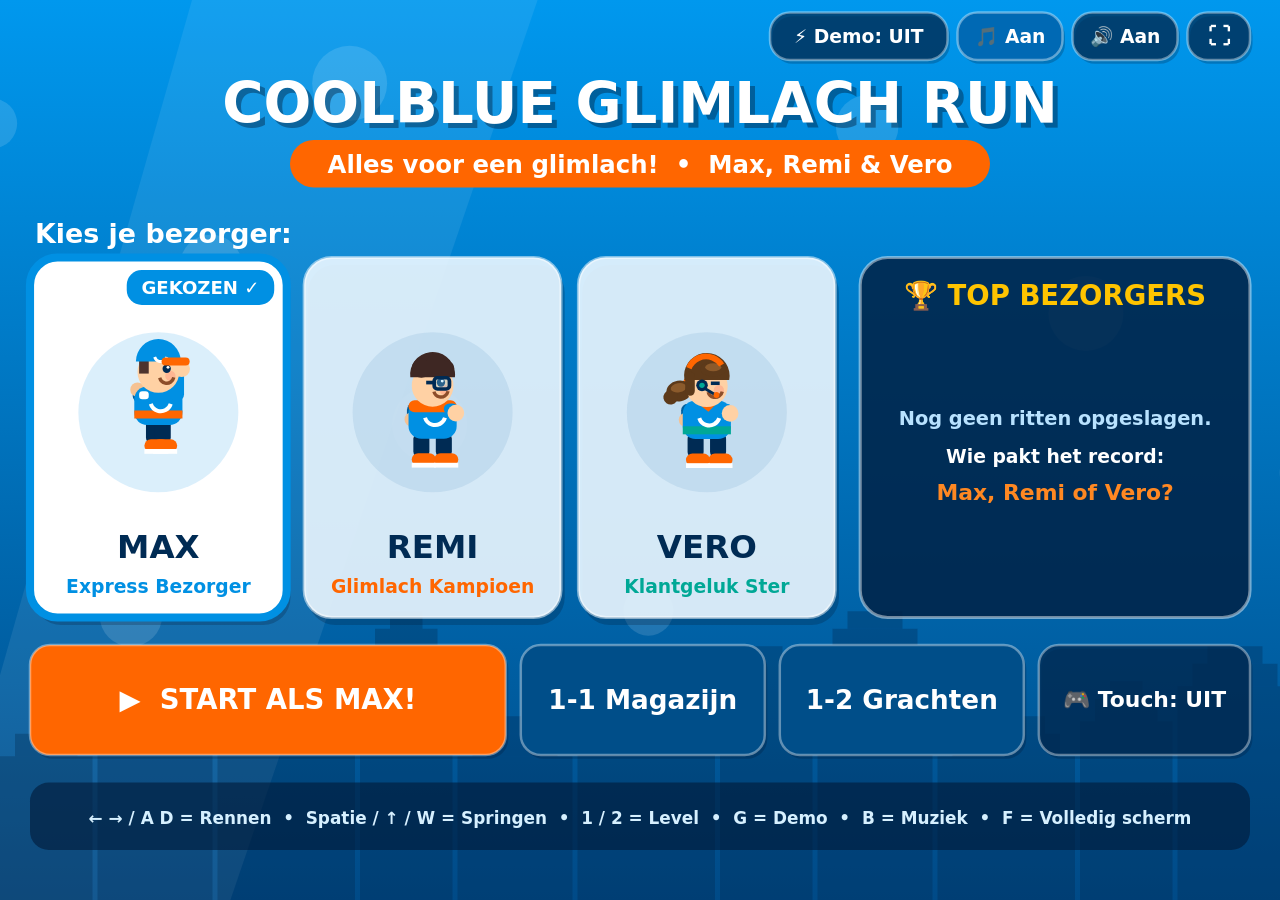
<file: docs/index.html>
<!DOCTYPE html>
<html lang="en">
<head>
  <meta charset="UTF-8" />
  <meta name="viewport" content="width=device-width, initial-scale=1.0, maximum-scale=1.0, user-scalable=no, viewport-fit=cover" />
  <title>Coolblue Glimlach Run — Max, Remi &amp; Vero</title>
  <meta name="description" content="Fast-paced Coolblue retro platformer featuring Max, Remi &amp; Vero for smartphone, tablet, and desktop browsers." />
  <meta name="theme-color" content="#0090E3" />
  <meta name="apple-mobile-web-app-capable" content="yes" />
  <meta name="apple-mobile-web-app-status-bar-style" content="black-translucent" />
  <meta name="apple-mobile-web-app-title" content="Glimlach Run" />
  <meta property="og:title" content="Coolblue Glimlach Run — Max, Remi &amp; Vero" />
  <meta property="og:description" content="Play as Max, Remi, or Vero across the Coolblue Warehouse and Dutch Canals — Alles voor een glimlach!" />
  <meta property="og:type" content="website" />
  <link rel="icon" type="image/svg+xml" href="./icon.svg" />
  <link rel="apple-touch-icon" href="./icon.svg" />
  <link rel="manifest" href="./manifest.webmanifest" />
  <link rel="stylesheet" href="./styles.css" />
</head>
<body>
  <h1 class="sr-only">Coolblue Glimlach Run — Retro Platformer featuring Max, Remi, and Vero</h1>
  <main id="game-shell" aria-label="Coolblue Glimlach Run Game Viewport">
    <canvas id="game-canvas"></canvas>
  </main>
  <div id="safe-area-probe" aria-hidden="true"></div>
  <script src="./audio.js"></script>
  <script src="./game.js"></script>
</body>
</html>
</file>
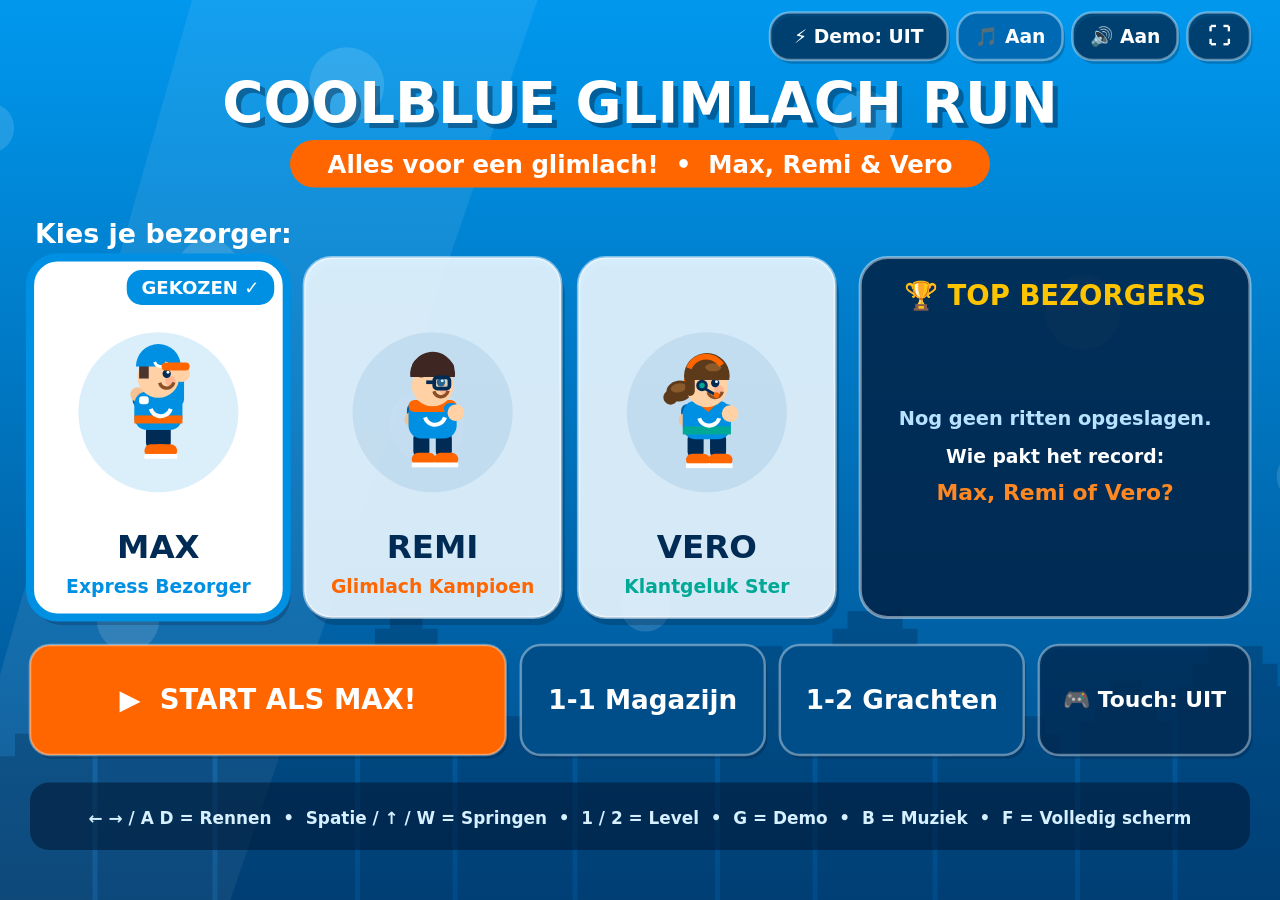
<file: docs/standalone.html>
<!DOCTYPE html>
<html lang="en">
<head>
  <meta charset="UTF-8" />
  <meta name="viewport" content="width=device-width, initial-scale=1.0, maximum-scale=1.0, user-scalable=no, viewport-fit=cover" />
  <title>Coolblue Glimlach Run — Max, Remi &amp; Vero</title>
  <style>
    *, *::before, *::after {
      box-sizing: border-box;
      margin: 0;
      padding: 0;
      -webkit-tap-highlight-color: transparent;
      user-select: none;
      -webkit-user-select: none;
    }
    html, body {
      width: 100%;
      height: 100%;
      min-height: 540px;
      overflow: hidden;
      background-color: #001B38;
      font-family: system-ui, -apple-system, BlinkMacSystemFont, "Segoe UI", Roboto, sans-serif;
      touch-action: none;
      overscroll-behavior: none;
    }
    #game-shell {
      position: fixed;
      inset: 0;
      width: 100%;
      height: 100%;
      display: flex;
      align-items: center;
      justify-content: center;
      background: #001B38;
    }
    #game-canvas {
      display: block;
      width: 100%;
      height: 100%;
      touch-action: none;
      cursor: pointer;
    }
    #safe-area-probe {
      position: fixed;
      top: env(safe-area-inset-top, 0px);
      right: env(safe-area-inset-right, 0px);
      bottom: env(safe-area-inset-bottom, 0px);
      left: env(safe-area-inset-left, 0px);
      pointer-events: none;
      visibility: hidden;
    }
  </style>
</head>
<body>
  <main id="game-shell" aria-label="Coolblue Glimlach Run">
    <canvas id="game-canvas" tabindex="0"></canvas>
  </main>
  <div id="safe-area-probe" aria-hidden="true"></div>
  <script>
// === Coolblue Glimlach Run: Polyphonic Web Audio Chiptune Synth ===
(() => {
  class ChiptuneWebAudio {
    constructor() {
      this.ctx = null;
      this.isMuted = false;
      this.isMusicEnabled = true;
      this.scene = 'TITLE';
      this.pulse25 = null;
      this.pulse12 = null;
      this.noiseBuffer = null;
      this.musicTimer = null;
      this.stepIndex = 0;
      this.nextNoteTime = 0;
      this.scenes = {
        TITLE: {
          stepSec: 0.155, vol: 0.065,
          melody: [523.25, 659.25, 783.99, 659.25, 880.00, 783.99, 659.25, 587.33, 523.25, 659.25, 783.99, 1046.50, 987.77, 880.00, 783.99, 0],
          bass: [130.81, 0, 196.00, 0, 220.00, 0, 174.61, 0, 130.81, 0, 196.00, 0, 146.83, 0, 196.00, 0]
        },
        WAREHOUSE: {
          stepSec: 0.132, vol: 0.075,
          melody: [523.25, 0, 659.25, 783.99, 880.00, 783.99, 659.25, 523.25, 587.33, 659.25, 783.99, 659.25, 523.25, 587.33, 659.25, 0, 523.25, 0, 659.25, 783.99, 1046.50, 987.77, 880.00, 783.99, 698.46, 783.99, 880.00, 783.99, 659.25, 587.33, 783.99, 0],
          bass: [130.81, 130.81, 196.00, 196.00, 220.00, 220.00, 174.61, 174.61, 146.83, 146.83, 196.00, 196.00, 130.81, 146.83, 164.81, 196.00, 130.81, 130.81, 196.00, 196.00, 220.00, 220.00, 164.81, 164.81, 174.61, 174.61, 196.00, 196.00, 130.81, 196.00, 130.81, 0]
        },
        CANALS: {
          stepSec: 0.128, vol: 0.075,
          melody: [587.33, 739.99, 880.00, 0, 987.77, 880.00, 739.99, 659.25, 587.33, 659.25, 739.99, 880.00, 739.99, 659.25, 587.33, 0, 659.25, 783.99, 987.77, 1174.66, 1174.66, 987.77, 880.00, 739.99, 659.25, 739.99, 880.00, 987.77, 880.00, 739.99, 880.00, 0],
          bass: [146.83, 220.00, 146.83, 220.00, 196.00, 246.94, 164.81, 220.00, 146.83, 220.00, 185.00, 220.00, 164.81, 220.00, 146.83, 0, 164.81, 246.94, 196.00, 246.94, 220.00, 277.18, 185.00, 220.00, 164.81, 220.00, 220.00, 164.81, 146.83, 220.00, 146.83, 0]
        }
      };
    }
    unlock() {
      if (!this.ctx) {
        const AudioCtx = window.AudioContext || window.webkitAudioContext;
        if (!AudioCtx) return;
        this.ctx = new AudioCtx();
        this.pulse25 = this._createPulseWave(0.25);
        this.pulse12 = this._createPulseWave(0.125);
        this.noiseBuffer = this._createLfsrNoiseBuffer();
        this._startScheduler();
      }
      if (this.ctx && this.ctx.state === 'suspended') this.ctx.resume().catch(() => {});
    }
    _createPulseWave(duty) {
      const harmonics = 24;
      const real = new Float32Array(harmonics + 1);
      const imag = new Float32Array(harmonics + 1);
      for (let n = 1; n <= harmonics; n++) imag[n] = (2 / (n * Math.PI)) * Math.sin(n * Math.PI * duty);
      return this.ctx.createPeriodicWave(real, imag);
    }
    _createLfsrNoiseBuffer() {
      const sr = this.ctx.sampleRate;
      const len = Math.floor(sr * 0.6);
      const buf = this.ctx.createBuffer(1, len, sr);
      const data = buf.getChannelData(0);
      let lfsr = 0x5A31;
      for (let i = 0; i < len; i++) {
        if (i % 5 === 0) { const bit = ((lfsr ^ (lfsr >>> 1)) & 1); lfsr = (lfsr >>> 1) | (bit << 14); }
        data[i] = (lfsr & 1) ? 0.75 : -0.75;
      }
      return buf;
    }
    toggleMute() { this.isMuted = !this.isMuted; return this.isMuted; }
    toggleMusic() { this.isMusicEnabled = !this.isMusicEnabled; return this.isMusicEnabled; }
    setMusicScene(scene) { if (this.scene !== scene) { this.scene = scene; this.stepIndex = 0; } }
    _tone(startHz, endHz, startOffset, durSec, wave = 'pulse25', vol = 0.16) {
      if (!this.ctx || this.isMuted) return;
      const t0 = this.ctx.currentTime + startOffset;
      const t1 = t0 + durSec;
      const osc = this.ctx.createOscillator();
      const gain = this.ctx.createGain();
      if (wave === 'pulse25' && this.pulse25) osc.setPeriodicWave(this.pulse25);
      else if (wave === 'pulse12' && this.pulse12) osc.setPeriodicWave(this.pulse12);
      else osc.type = wave === 'square' ? 'square' : 'triangle';
      osc.frequency.setValueAtTime(Math.max(30, startHz), t0);
      if (Math.abs(endHz - startHz) > 0.5) osc.frequency.linearRampToValueAtTime(Math.max(30, endHz), t1);
      gain.gain.setValueAtTime(0.0001, t0);
      gain.gain.linearRampToValueAtTime(vol, t0 + Math.min(0.008, durSec * 0.25));
      gain.gain.exponentialRampToValueAtTime(0.0008, t1);
      osc.connect(gain); gain.connect(this.ctx.destination);
      osc.start(t0); osc.stop(t1 + 0.01);
    }
    _noise(startOffset, durSec, vol = 0.1, filterHz = 1800) {
      if (!this.ctx || !this.noiseBuffer || this.isMuted) return;
      const t0 = this.ctx.currentTime + startOffset;
      const t1 = t0 + durSec;
      const src = this.ctx.createBufferSource();
      src.buffer = this.noiseBuffer;
      const filter = this.ctx.createBiquadFilter();
      filter.type = 'bandpass';
      filter.frequency.setValueAtTime(filterHz, t0);
      const gain = this.ctx.createGain();
      gain.gain.setValueAtTime(vol, t0);
      gain.gain.exponentialRampToValueAtTime(0.001, t1);
      src.connect(filter); filter.connect(gain); gain.connect(this.ctx.destination);
      src.start(t0); src.stop(t1 + 0.01);
    }
    playCoinStreak(streak = 0) {
      this.unlock();
      if (!this.ctx || this.isMuted) return;
      const ratio = Math.pow(2, Math.min(6, Math.max(0, streak)) / 12);
      const b5 = 987.77 * ratio, e6 = 1318.51 * ratio;
      this._tone(b5, b5, 0, 0.055, 'pulse25', 0.16);
      this._tone(b5 * 0.5, b5 * 0.5, 0, 0.055, 'triangle', 0.11);
      this._tone(e6, e6, 0.052, 0.145, 'pulse25', 0.18);
      this._tone(e6 * 0.5, e6 * 0.5, 0.052, 0.145, 'triangle', 0.12);
    }
    playCharacterMotif(character) {
      this.unlock();
      if (!this.ctx || this.isMuted) return;
      if (character === 'MAX') [523.25, 659.25, 783.99, 1046.50].forEach((f, i) => this._tone(f, f, i * 0.05, i === 3 ? 0.12 : 0.05, 'pulse25', 0.14));
      else if (character === 'REMI') [587.33, 739.99, 932.33, 1174.66].forEach((f, i) => this._tone(f, f, i * 0.048, i === 3 ? 0.12 : 0.048, 'pulse12', 0.14));
      else [659.25, 880.00, 1046.50, 1318.51].forEach((f, i) => this._tone(f, i === 3 ? 1567.98 : f, i * 0.046, i === 3 ? 0.13 : 0.046, 'pulse25', 0.15));
    }
    play(effect) {
      this.unlock();
      if (!this.ctx || this.isMuted) return;
      switch (effect) {
        case 'JUMP': this._tone(235, 560, 0, 0.065, 'pulse25', 0.16); this._tone(560, 770, 0.06, 0.075, 'pulse25', 0.14); this._tone(145, 390, 0, 0.13, 'triangle', 0.14); break;
        case 'LAND': this._tone(150, 68, 0, 0.055, 'triangle', 0.12); this._noise(0, 0.04, 0.05, 900); break;
        case 'SMILE_COIN': this.playCoinStreak(0); break;
        case 'BOX_HIT': this._noise(0, 0.045, 0.1, 1400); this._tone(195, 430, 0, 0.048, 'pulse25', 0.17); this._tone(587.33, 783.99, 0.045, 0.075, 'triangle', 0.16); break;
        case 'BOX_EMPTY': this._noise(0, 0.055, 0.1, 700); this._tone(180, 105, 0, 0.065, 'triangle', 0.16); break;
        case 'POWERUP': [523.25, 659.25, 783.99, 987.77, 1046.50, 1318.51].forEach((f, i) => { this._tone(f, f, i * 0.052, i === 5 ? 0.16 : 0.055, 'pulse25', 0.16); this._tone(f * 0.5, f * 0.5, i * 0.052, i === 5 ? 0.16 : 0.055, 'triangle', 0.11); }); break;
        case 'STOMP': this._noise(0, 0.035, 0.1, 1600); this._tone(440, 659.25, 0.02, 0.055, 'pulse25', 0.17); this._tone(880, 1174.66, 0.07, 0.09, 'pulse25', 0.16); break;
        case 'SPRING': this._tone(195, 980, 0, 0.19, 'pulse25', 0.17); this._tone(980, 1320, 0.18, 0.08, 'pulse12', 0.13); this._tone(130, 660, 0, 0.24, 'triangle', 0.15); break;
        case 'SHIELD_SAVE': this._noise(0, 0.06, 0.11, 2200); this._tone(880, 440, 0, 0.07, 'pulse12', 0.16); this._tone(659.25, 987.77, 0.065, 0.11, 'pulse25', 0.16); break;
        case 'HURT': this._noise(0, 0.09, 0.12, 950); this._tone(440, 293.66, 0, 0.07, 'pulse12', 0.18); this._tone(293.66, 196, 0.07, 0.075, 'pulse12', 0.17); this._tone(196, 123.47, 0.145, 0.11, 'square', 0.15); break;
        case 'SPLASH': this._noise(0, 0.12, 0.14, 1200); this._tone(320, 620, 0.03, 0.09, 'triangle', 0.12); break;
        case 'LEVEL_CLEAR': [[523.25, 0, 0.085], [659.25, 0.085, 0.085], [783.99, 0.17, 0.085], [1046.50, 0.255, 0.145], [880.00, 0.40, 0.085], [1046.50, 0.485, 0.28]].forEach(([f, off, dur]) => { this._tone(f, f, off, dur, 'pulse25', 0.17); this._tone(f * 0.5, f * 0.5, off, dur, 'triangle', 0.12); }); break;
        case 'VICTORY': [[523.25, 0, 0.08], [659.25, 0.08, 0.08], [783.99, 0.16, 0.08], [1046.50, 0.24, 0.13], [1174.66, 0.37, 0.095], [1318.51, 0.465, 0.115], [1567.98, 0.58, 0.34]].forEach(([f, off, dur]) => { this._tone(f, f, off, dur, 'pulse25', 0.18); this._tone(f * 0.5, f * 0.5, off, dur, 'triangle', 0.12); }); break;
        case 'GAME_OVER': [[523.25, 493.88, 0, 0.12], [466.16, 440.00, 0.12, 0.12], [392.00, 349.23, 0.24, 0.14], [329.63, 261.63, 0.38, 0.26]].forEach(([s, e, off, dur]) => this._tone(s, e, off, dur, 'pulse25', 0.16)); break;
        default: this._tone(659.25, 659.25, 0, 0.042, 'pulse25', 0.13); this._tone(987.77, 987.77, 0.04, 0.068, 'triangle', 0.14); break;
      }
    }
    _startScheduler() {
      if (this.musicTimer) return;
      this.nextNoteTime = this.ctx.currentTime + 0.05;
      this.musicTimer = setInterval(() => {
        if (!this.ctx || this.ctx.state !== 'running') return;
        if (this.isMuted || !this.isMusicEnabled || this.scene === 'NONE' || document.hidden) { this.nextNoteTime = this.ctx.currentTime + 0.08; return; }
        const cfg = this.scenes[this.scene];
        if (!cfg) return;
        while (this.nextNoteTime < this.ctx.currentTime + 0.18) {
          const idx = this.stepIndex % cfg.melody.length;
          const mFreq = cfg.melody[idx], bFreq = cfg.bass[idx % cfg.bass.length];
          const offset = Math.max(0, this.nextNoteTime - this.ctx.currentTime);
          if (mFreq > 1) this._tone(mFreq, mFreq, offset, cfg.stepSec * 0.78, 'pulse25', cfg.vol);
          if (bFreq > 1) this._tone(bFreq, bFreq, offset, cfg.stepSec * 0.85, 'triangle', cfg.vol * 0.95);
          if (idx % 2 === 1) this._noise(offset, 0.022, cfg.vol * 0.25, 4200);
          this.nextNoteTime += cfg.stepSec;
          this.stepIndex++;
        }
      }, 60);
    }
  }
  window.CoolblueAudio = ChiptuneWebAudio;
})();
(() => {
  'use strict';

  const CONFIG = {
    VIEW_WIDTH: 1280, VIEW_HEIGHT: 720, GROUND_Y: 604,
    GRAVITY: 2150, MAX_FALL_SPEED: 1100,
    BASE_RUN_SPEED: 415, SHIELD_RUN_SPEED: 495,
    GROUND_ACCEL: 2800, AIR_ACCEL: 1900,
    GROUND_FRICTION: 2600, AIR_FRICTION: 550,
    JUMP_VELOCITY: -790, SPRING_VELOCITY: -1140,
    STOMP_BOUNCE_VELOCITY: -620, STOMP_HIGH_BOUNCE_VELOCITY: -820,
    CONVEYOR_PUSH_SPEED: 195, COYOTE_TIME: 0.12, JUMP_BUFFER_TIME: 0.13,
    STARTING_HEARTS: 3, LEVEL_TIME_LIMIT: 120, TOTAL_LEVELS: 2
  };

  const CHARACTERS = {
    MAX: { id: 'MAX', displayName: 'Max', badgeTitle: 'Express Bezorger', cheerForHero: 'Top gedaan, Max!', accent: '#0090E3', ordinal: 0 },
    REMI: { id: 'REMI', displayName: 'Remi', badgeTitle: 'Glimlach Kampioen', cheerForHero: 'Lekker bezig, Remi!', accent: '#FF6600', ordinal: 1 },
    VERO: { id: 'VERO', displayName: 'Vero', badgeTitle: 'Klantgeluk Ster', cheerForHero: 'Super bezorgd, Vero!', accent: '#00A896', ordinal: 2 }
  };
  const CHAR_ORDER = ['MAX', 'REMI', 'VERO'];
  const getTeammates = (charId) => CHAR_ORDER.filter((id) => id !== charId).map((id) => CHARACTERS[id]);

  const STORAGE_KEY = 'coolblue_glimlach_scores_v1';
  let memoryScores = [];
  const ScoreStore = {
    getTopScores(limit = 5) {
      let source = memoryScores;
      try {
        const raw = localStorage.getItem(STORAGE_KEY);
        if (raw) {
          const parsed = JSON.parse(raw);
          if (Array.isArray(parsed)) source = parsed;
        }
      } catch (_) {}
      return source
        .filter((e) => e && CHARACTERS[e.character] && typeof e.score === 'number')
        .sort((a, b) => (b.score - a.score) || (b.smiles - a.smiles))
        .slice(0, limit);
    },
    saveScore(entry) {
      const list = this.getTopScores(15);
      list.push(entry);
      list.sort((a, b) => (b.score - a.score) || (b.smiles - a.smiles));
      memoryScores = list.slice(0, 10);
      try { localStorage.setItem(STORAGE_KEY, JSON.stringify(memoryScores)); } catch (_) {}
    }
  };

  function addCoinArc(coins, nextIdObj, startX, count, spacing, baseY, arcHeight, phaseStep = 0.65) {
    for (let i = 0; i < count; i++) {
      const frac = count <= 1 ? 0.5 : i / (count - 1);
      const curve = 4 * frac * (1 - frac);
      coins.push({ id: nextIdObj.val++, x: startX + i * spacing, y: baseY - curve * arcHeight, radius: 18, collected: false, bobPhase: i * phaseStep });
    }
  }

  function createWarehouseLevel() {
    const g = CONFIG.GROUND_Y;
    let boxId = 1, enemyId = 1;
    const coinId = { val: 1 };
    const platforms = [
      { x: 0, y: g, width: 1150, height: 140, type: 'GROUND', springAnimTimer: 0 },
      { x: 760, y: g - 68, width: 82, height: 68, type: 'PARCEL_STACK', springAnimTimer: 0 },
      { x: 1275, y: g, width: 725, height: 140, type: 'GROUND', springAnimTimer: 0 },
      { x: 1330, y: g - 20, width: 250, height: 20, type: 'CONVEYOR_RIGHT', springAnimTimer: 0 },
      { x: 1610, y: 466, width: 255, height: 28, type: 'PALLET', springAnimTimer: 0 },
      { x: 2125, y: g, width: 645, height: 140, type: 'GROUND', springAnimTimer: 0 },
      { x: 2185, y: g - 22, width: 84, height: 22, type: 'SPRING_PAD', springAnimTimer: 0 },
      { x: 2320, y: 355, width: 345, height: 28, type: 'PALLET', springAnimTimer: 0 },
      { x: 2595, y: g - 64, width: 76, height: 64, type: 'PARCEL_STACK', springAnimTimer: 0 },
      { x: 2790, y: 518, width: 130, height: 26, type: 'PALLET', springAnimTimer: 0 },
      { x: 2945, y: g, width: 710, height: 140, type: 'GROUND', springAnimTimer: 0 },
      { x: 3005, y: g - 20, width: 235, height: 20, type: 'CONVEYOR_RIGHT', springAnimTimer: 0 },
      { x: 3360, y: 472, width: 210, height: 28, type: 'PALLET', springAnimTimer: 0 },
      { x: 3720, y: g, width: 1220, height: 140, type: 'GROUND', springAnimTimer: 0 },
      { x: 3830, y: g - 56, width: 68, height: 56, type: 'PARCEL_STACK', springAnimTimer: 0 },
      { x: 3898, y: g - 112, width: 68, height: 112, type: 'PARCEL_STACK', springAnimTimer: 0 },
      { x: 3966, y: g - 168, width: 68, height: 168, type: 'PARCEL_STACK', springAnimTimer: 0 },
      { x: 4034, y: g - 224, width: 92, height: 224, type: 'PARCEL_STACK', springAnimTimer: 0 }
    ];
    const boxes = [
      { id: boxId++, x: 440, y: 442, size: 54, reward: 'SMILE_BURST', isHit: false, bumpOffset: 0 },
      { id: boxId++, x: 565, y: 442, size: 54, reward: 'BAKFIETS_SHIELD', isHit: false, bumpOffset: 0 },
      { id: boxId++, x: 1710, y: 326, size: 54, reward: 'SMILE_BURST', isHit: false, bumpOffset: 0 },
      { id: boxId++, x: 2465, y: 218, size: 54, reward: 'SMILE_BURST', isHit: false, bumpOffset: 0 },
      { id: boxId++, x: 3265, y: 442, size: 54, reward: 'BAKFIETS_SHIELD', isHit: false, bumpOffset: 0 },
      { id: boxId++, x: 3440, y: 336, size: 54, reward: 'SMILE_BURST', isHit: false, bumpOffset: 0 }
    ];
    const coins = [];
    addCoinArc(coins, coinId, 250, 4, 46, 520, 55);
    addCoinArc(coins, coinId, 735, 3, 52, 465, 45);
    addCoinArc(coins, coinId, 1155, 3, 52, 495, 55);
    addCoinArc(coins, coinId, 1365, 4, 52, 520, 20);
    addCoinArc(coins, coinId, 1640, 4, 55, 415, 15);
    addCoinArc(coins, coinId, 2355, 6, 52, 305, 25);
    addCoinArc(coins, coinId, 2815, 3, 44, 462, 22);
    addCoinArc(coins, coinId, 3035, 4, 52, 520, 18);
    addCoinArc(coins, coinId, 4165, 4, 52, 345, 55);
    const enemies = [
      { id: enemyId++, x: 920, y: g - 40, width: 52, height: 40, type: 'SLOW_SNAIL', minX: 860, maxX: 1100, vx: -72, baseY: g - 40, alive: true, squashedTimer: 0, animTime: 0 },
      { id: enemyId++, x: 1720, y: g - 40, width: 52, height: 40, type: 'SLOW_SNAIL', minX: 1610, maxX: 1930, vx: -82, baseY: g - 40, alive: true, squashedTimer: 0, animTime: 0 },
      { id: enemyId++, x: 1790, y: 380, width: 58, height: 42, type: 'ONE_STAR_CLOUD', minX: 1620, maxX: 1950, vx: 95, baseY: 380, alive: true, squashedTimer: 0, animTime: 0 },
      { id: enemyId++, x: 2420, y: g - 40, width: 52, height: 40, type: 'SLOW_SNAIL', minX: 2295, maxX: 2560, vx: -78, baseY: g - 40, alive: true, squashedTimer: 0, animTime: 0 },
      { id: enemyId++, x: 3300, y: 415, width: 58, height: 42, type: 'ONE_STAR_CLOUD', minX: 3120, maxX: 3520, vx: -100, baseY: 415, alive: true, squashedTimer: 0, animTime: 0 },
      { id: enemyId++, x: 3450, y: g - 40, width: 52, height: 40, type: 'SLOW_SNAIL', minX: 3290, maxX: 3600, vx: -85, baseY: g - 40, alive: true, squashedTimer: 0, animTime: 0 }
    ];
    return { levelNumber: 1, code: '1-1', title: 'Coolblue Magazijn', subtitle: 'Vandaag besteld, morgen in huis!', theme: 'WAREHOUSE', worldWidth: 4940, spawnX: 95, spawnY: g - 70, flagX: 4420, flagGroundY: g, platforms, boxes, coins, enemies };
  }

  function createCanalsLevel() {
    const g = CONFIG.GROUND_Y;
    let boxId = 100, enemyId = 100;
    const coinId = { val: 100 };
    const platforms = [
      { x: 0, y: g, width: 880, height: 140, type: 'GROUND', springAnimTimer: 0 },
      { x: 955, y: 536, width: 325, height: 32, type: 'BRICK_BRIDGE', springAnimTimer: 0 },
      { x: 1355, y: g, width: 670, height: 140, type: 'GROUND', springAnimTimer: 0 },
      { x: 1450, y: g - 22, width: 84, height: 22, type: 'SPRING_PAD', springAnimTimer: 0 },
      { x: 1595, y: 362, width: 330, height: 30, type: 'ROOFTOP', springAnimTimer: 0 },
      { x: 2115, y: 542, width: 195, height: 32, type: 'BRICK_BRIDGE', springAnimTimer: 0 },
      { x: 2405, y: 492, width: 195, height: 32, type: 'BRICK_BRIDGE', springAnimTimer: 0 },
      { x: 2690, y: g, width: 810, height: 140, type: 'GROUND', springAnimTimer: 0 },
      { x: 2755, y: g - 20, width: 285, height: 20, type: 'CONVEYOR_RIGHT', springAnimTimer: 0 },
      { x: 3365, y: g - 22, width: 84, height: 22, type: 'SPRING_PAD', springAnimTimer: 0 },
      { x: 3570, y: 418, width: 275, height: 30, type: 'ROOFTOP', springAnimTimer: 0 },
      { x: 3620, y: 548, width: 180, height: 30, type: 'BRICK_BRIDGE', springAnimTimer: 0 },
      { x: 3935, y: g, width: 1420, height: 140, type: 'GROUND', springAnimTimer: 0 },
      { x: 4220, y: g - 56, width: 68, height: 56, type: 'PARCEL_STACK', springAnimTimer: 0 },
      { x: 4288, y: g - 112, width: 68, height: 112, type: 'PARCEL_STACK', springAnimTimer: 0 },
      { x: 4356, y: g - 168, width: 68, height: 168, type: 'PARCEL_STACK', springAnimTimer: 0 },
      { x: 4424, y: g - 224, width: 92, height: 224, type: 'PARCEL_STACK', springAnimTimer: 0 }
    ];
    const boxes = [
      { id: boxId++, x: 410, y: 442, size: 54, reward: 'SMILE_BURST', isHit: false, bumpOffset: 0 },
      { id: boxId++, x: 525, y: 442, size: 54, reward: 'BAKFIETS_SHIELD', isHit: false, bumpOffset: 0 },
      { id: boxId++, x: 1730, y: 222, size: 54, reward: 'SMILE_BURST', isHit: false, bumpOffset: 0 },
      { id: boxId++, x: 2930, y: 438, size: 54, reward: 'BAKFIETS_SHIELD', isHit: false, bumpOffset: 0 },
      { id: boxId++, x: 3685, y: 276, size: 54, reward: 'SMILE_BURST', isHit: false, bumpOffset: 0 }
    ];
    const coins = [];
    addCoinArc(coins, coinId, 230, 3, 48, 520, 42, 0.7);
    addCoinArc(coins, coinId, 995, 5, 58, 475, 55, 0.7);
    addCoinArc(coins, coinId, 1625, 5, 58, 310, 22, 0.7);
    addCoinArc(coins, coinId, 2155, 3, 52, 482, 32, 0.7);
    addCoinArc(coins, coinId, 2445, 3, 52, 432, 32, 0.7);
    addCoinArc(coins, coinId, 2785, 5, 52, 520, 18, 0.7);
    addCoinArc(coins, coinId, 3595, 5, 52, 362, 28, 0.7);
    addCoinArc(coins, coinId, 4560, 4, 54, 345, 58, 0.7);
    const enemies = [
      { id: enemyId++, x: 1120, y: 496, width: 52, height: 40, type: 'SLOW_SNAIL', minX: 970, maxX: 1230, vx: -76, baseY: 496, alive: true, squashedTimer: 0, animTime: 0 },
      { id: enemyId++, x: 1780, y: g - 40, width: 52, height: 40, type: 'SLOW_SNAIL', minX: 1600, maxX: 1960, vx: -84, baseY: g - 40, alive: true, squashedTimer: 0, animTime: 0 },
      { id: enemyId++, x: 2290, y: 415, width: 58, height: 42, type: 'ONE_STAR_CLOUD', minX: 2120, maxX: 2520, vx: 98, baseY: 415, alive: true, squashedTimer: 0, animTime: 0 },
      { id: enemyId++, x: 3150, y: g - 40, width: 52, height: 40, type: 'SLOW_SNAIL', minX: 3060, maxX: 3320, vx: -88, baseY: g - 40, alive: true, squashedTimer: 0, animTime: 0 },
      { id: enemyId++, x: 3220, y: 390, width: 58, height: 42, type: 'ONE_STAR_CLOUD', minX: 3040, maxX: 3440, vx: -108, baseY: 390, alive: true, squashedTimer: 0, animTime: 0 },
      { id: enemyId++, x: 4070, y: 468, width: 58, height: 42, type: 'ONE_STAR_CLOUD', minX: 3960, maxX: 4200, vx: 92, baseY: 468, alive: true, squashedTimer: 0, animTime: 0 }
    ];
    return { levelNumber: 2, code: '1-2', title: 'Grachtengordel Express', subtitle: 'Alles voor een glimlach!', theme: 'CANALS', worldWidth: 5355, spawnX: 95, spawnY: g - 70, flagX: 4810, flagGroundY: g, platforms, boxes, coins, enemies };
  }

  const createLevel = (n) => (n === 1 ? createWarehouseLevel() : createCanalsLevel());
  const clamp = (v, lo, hi) => Math.max(lo, Math.min(hi, v));
  const rectsOverlap = (ax, ay, aw, ah, bx, by, bw, bh) => ax < bx + bw && ax + aw > bx && ay < by + bh && ay + ah > by;

  class GameEngine {
    constructor(audio) {
      this.audio = audio;
      this.screen = 'TITLE';
      this.selectedCharacter = 'MAX';
      this.currentLevelNumber = 1;
      this.level = createLevel(1);
      this.player = this._makePlayer(95, CONFIG.GROUND_Y - 70, false);
      this.hearts = CONFIG.STARTING_HEARTS;
      this.score = 0; this.smilesCollected = 0; this.enemiesSmiled = 0;
      this.timeRemaining = CONFIG.LEVEL_TIME_LIMIT;
      this.totalElapsedSeconds = 0;
      this.cameraX = 0;
      this.viewportWidth = CONFIG.VIEW_WIDTH;
      this.touchControlsVisible = ('ontouchstart' in window) || (navigator.maxTouchPoints > 0) || window.innerWidth < 1024;
      this.demoModeEnabled = false;
      this.worldTime = 0; this.screenShakeTimer = 0;
      this.bannerMessage = null; this.bannerTimer = 0;
      this.flagSlideProgress = 0; this.levelClearDelayTimer = 0;
      this.runScoreSaved = false;
      this.powerUps = []; this.particles = []; this.trailGhosts = []; this.floatingTexts = []; this.confetti = [];
      this.lastJumpHeld = false; this.trailSpawnTimer = 0; this.coinStreak = 0; this.coinStreakTimer = 0;
      this._syncMusic();
    }
    _makePlayer(x, y, shield) {
      return { x, y, width: 44, height: 62, vx: 0, vy: 0, facingRight: true, onGround: false, coyoteTimer: 0, jumpBufferTimer: 0, hasBakfietsShield: shield, invulnTimer: 0, animTime: 0, lastSafeX: x, lastSafeY: y, squashX: 1, stretchY: 1, runDustTimer: 0, airCombo: 0 };
    }
    get hero() { return CHARACTERS[this.selectedCharacter]; }
    selectCharacter(id) { if (CHARACTERS[id]) { this.selectedCharacter = id; this.audio.playCharacterMotif(id); } }
    cycleCharacter(delta) { const idx = CHAR_ORDER.indexOf(this.selectedCharacter); this.selectCharacter(CHAR_ORDER[(idx + delta + CHAR_ORDER.length) % CHAR_ORDER.length]); }
    toggleDemoMode() { this.demoModeEnabled = !this.demoModeEnabled; this.showBanner(this.demoModeEnabled ? 'Demo-modus AAN (Onkwetsbaar!)' : 'Demo-modus UIT'); this.audio.play('SELECT'); }
    toggleTouchControls() { this.touchControlsVisible = !this.touchControlsVisible; this.audio.play('SELECT'); }
    toggleMute() { const m = this.audio.toggleMute(); if (!m) this.audio.play('SELECT'); }
    toggleMusic() { const on = this.audio.toggleMusic(); this.showBanner(on ? '🎵 Chiptune-muziek AAN' : '🎵 Chiptune-muziek UIT'); this.audio.play('SELECT'); }
    returnToTitle() { this.screen = 'TITLE'; this.confetti = []; this.particles = []; this.trailGhosts = []; this.floatingTexts = []; this._syncMusic(); this.audio.play('SELECT'); }
    startNewGame(startLevel = 1) {
      this.score = 0; this.smilesCollected = 0; this.enemiesSmiled = 0;
      this.hearts = CONFIG.STARTING_HEARTS; this.totalElapsedSeconds = 0; this.runScoreSaved = false;
      this._loadLevel(clamp(startLevel, 1, CONFIG.TOTAL_LEVELS), false);
      this.screen = 'PLAYING'; this._syncMusic(); this.audio.play('SELECT');
    }
    jumpToLevel(lvl) {
      const target = clamp(lvl, 1, CONFIG.TOTAL_LEVELS);
      if (this.screen === 'TITLE' || this.screen === 'GAME_OVER' || this.screen === 'VICTORY') this.startNewGame(target);
      else { this._loadLevel(target, this.player.hasBakfietsShield); this.screen = 'PLAYING'; this._syncMusic(); this.audio.play('SELECT'); }
    }
    restartCurrentLevel() {
      if (this.screen === 'GAME_OVER' || this.screen === 'VICTORY') this.startNewGame(this.screen === 'VICTORY' ? 1 : this.currentLevelNumber);
      else { this.hearts = CONFIG.STARTING_HEARTS; this._loadLevel(this.currentLevelNumber, false); this.screen = 'PLAYING'; this._syncMusic(); this.audio.play('SELECT'); }
    }
    advanceFromLevelClear() {
      if (this.screen !== 'LEVEL_CLEAR') return;
      if (this.currentLevelNumber < CONFIG.TOTAL_LEVELS) { this._loadLevel(this.currentLevelNumber + 1, this.player.hasBakfietsShield); this.screen = 'PLAYING'; this._syncMusic(); this.audio.play('SELECT'); }
      else this._enterVictory();
    }
    _loadLevel(levelNumber, preserveShield) {
      this.currentLevelNumber = levelNumber;
      this.level = createLevel(levelNumber);
      this.player = this._makePlayer(this.level.spawnX, this.level.spawnY, preserveShield);
      this.timeRemaining = CONFIG.LEVEL_TIME_LIMIT; this.cameraX = 0;
      this.flagSlideProgress = 0; this.levelClearDelayTimer = 0;
      this.coinStreak = 0; this.coinStreakTimer = 0; this.trailSpawnTimer = 0;
      this.powerUps = []; this.particles = []; this.trailGhosts = []; this.floatingTexts = []; this.confetti = [];
      this.lastJumpHeld = false;
      this.showBanner(`${this.level.code} ${this.level.title} — ${this.level.subtitle}`);
    }
    _syncMusic() {
      if (this.screen === 'TITLE') this.audio.setMusicScene('TITLE');
      else if (this.screen === 'PLAYING') this.audio.setMusicScene(this.level.theme === 'WAREHOUSE' ? 'WAREHOUSE' : 'CANALS');
      else this.audio.setMusicScene('NONE');
    }
    showBanner(msg) { this.bannerMessage = msg; this.bannerTimer = 3.2; }
    update(rawDt, input) {
      const dt = clamp(rawDt, 0, 0.05);
      this.worldTime += dt;
      if (this.bannerTimer > 0) { this.bannerTimer = Math.max(0, this.bannerTimer - dt); if (this.bannerTimer === 0) this.bannerMessage = null; }
      if (this.screenShakeTimer > 0) this.screenShakeTimer = Math.max(0, this.screenShakeTimer - dt);
      if (this.coinStreakTimer > 0) { this.coinStreakTimer = Math.max(0, this.coinStreakTimer - dt); if (this.coinStreakTimer === 0) this.coinStreak = 0; }
      this._updateParticles(dt); this._updateTrailGhosts(dt); this._updateFloatingTexts(dt); this._updateConfetti(dt);
      if (this.screen === 'PLAYING') this._updatePlaying(dt, input);
      else if (this.screen === 'LEVEL_CLEAR') {
        this.flagSlideProgress = Math.min(1, this.flagSlideProgress + dt * 1.4);
        this.levelClearDelayTimer += dt;
        if (this.confetti.length < 95 && this.levelClearDelayTimer < 2.2) this._spawnConfettiBurst(this.level.flagX, 240, 4);
      } else if (this.screen === 'VICTORY') {
        this.flagSlideProgress = 1;
        if (this.confetti.length < 120) this._spawnConfettiBurst(this.cameraX + Math.random() * this.viewportWidth, -10, 2);
      }
    }
    _updatePlaying(dt, input) {
      const p = this.player;
      this.totalElapsedSeconds += dt;
      this.timeRemaining = Math.max(0, this.timeRemaining - dt);
      if (this.timeRemaining <= 0 && !this.demoModeEnabled) { this._triggerGameOver(); return; }
      p.squashX += (1 - p.squashX) * Math.min(1, dt * 12);
      p.stretchY += (1 - p.stretchY) * Math.min(1, dt * 12);
      for (const plat of this.level.platforms) if (plat.springAnimTimer > 0) plat.springAnimTimer = Math.max(0, plat.springAnimTimer - dt);
      for (const box of this.level.boxes) if (box.bumpOffset > 0) box.bumpOffset = Math.max(0, box.bumpOffset - dt * 95);
      if (p.invulnTimer > 0) p.invulnTimer = Math.max(0, p.invulnTimer - dt);
      if (input.jumpJustPressed) p.jumpBufferTimer = CONFIG.JUMP_BUFFER_TIME;
      else if (p.jumpBufferTimer > 0) p.jumpBufferTimer = Math.max(0, p.jumpBufferTimer - dt);
      if (p.onGround) p.coyoteTimer = CONFIG.COYOTE_TIME;
      else if (p.coyoteTimer > 0) p.coyoteTimer = Math.max(0, p.coyoteTimer - dt);

      const maxSpeed = p.hasBakfietsShield ? CONFIG.SHIELD_RUN_SPEED : CONFIG.BASE_RUN_SPEED;
      const accel = p.onGround ? CONFIG.GROUND_ACCEL : CONFIG.AIR_ACCEL;
      const friction = p.onGround ? CONFIG.GROUND_FRICTION : CONFIG.AIR_FRICTION;
      const moveDir = (input.left && !input.right) ? -1 : (input.right && !input.left) ? 1 : 0;
      if (moveDir !== 0) { p.facingRight = moveDir > 0; p.vx = clamp(p.vx + moveDir * accel * dt, -maxSpeed, maxSpeed); }
      else { const decel = friction * dt; if (Math.abs(p.vx) <= decel) p.vx = 0; else p.vx -= Math.sign(p.vx) * decel; }

      if (p.jumpBufferTimer > 0 && p.coyoteTimer > 0) {
        p.vy = CONFIG.JUMP_VELOCITY; p.onGround = false; p.coyoteTimer = 0; p.jumpBufferTimer = 0;
        p.squashX = 0.78; p.stretchY = 1.25;
        this.audio.play('JUMP'); this._spawnDustBurst(p.x + p.width / 2, p.y + p.height, 7);
      }
      if (!input.jumpHeld && this.lastJumpHeld && p.vy < -280) p.vy *= 0.56;
      this.lastJumpHeld = input.jumpHeld;
      p.vy = Math.min(CONFIG.MAX_FALL_SPEED, p.vy + CONFIG.GRAVITY * dt);

      const conveyorPush = this._computeConveyorVelocity();
      const prevX = p.x;
      p.x = clamp(p.x + (p.vx + conveyorPush) * dt, 0, this.level.worldWidth - p.width);
      this._resolveHorizontalCollisions(prevX);

      const wasOnGround = p.onGround, preFallVy = p.vy, prevBottom = p.y + p.height, prevTop = p.y;
      p.y += p.vy * dt; p.onGround = false;
      this._resolveVerticalCollisions(prevTop, prevBottom);

      if (!wasOnGround && p.onGround) {
        p.airCombo = 0;
        if (preFallVy > 250) {
          const intensity = clamp((preFallVy - 250) / 700, 0.15, 1);
          p.squashX = 1 + 0.24 * intensity; p.stretchY = 1 - 0.20 * intensity;
          this._spawnDustBurst(p.x + p.width / 2, p.y + p.height, Math.floor(4 + intensity * 5));
          if (preFallVy > 420) this.audio.play('LAND');
        }
      }
      if (p.onGround && Math.abs(p.vx) > 20) {
        p.animTime += dt * (Math.abs(p.vx) / 88);
        if (Math.abs(p.vx) > 290) {
          p.runDustTimer -= dt;
          if (p.runDustTimer <= 0) {
            p.runDustTimer = 0.11;
            this.particles.push({ x: p.facingRight ? p.x + 8 : p.x + p.width - 8, y: p.y + p.height - 3, vx: -p.vx * 0.22 + (Math.random() - 0.5) * 30, vy: -25 - Math.random() * 35, life: 0.26, maxLife: 0.26, size: 7 + Math.random() * 4, color: '#FFFFFF', shape: 'DUST', rotation: 0, vRot: 0 });
          }
        }
      } else if (!p.onGround) p.animTime += dt * 3;

      if ((p.hasBakfietsShield || this.demoModeEnabled) && (Math.abs(p.vx) > 310 || Math.abs(p.vy) > 520)) {
        this.trailSpawnTimer -= dt;
        if (this.trailSpawnTimer <= 0) { this.trailSpawnTimer = 0.045; this.trailGhosts.push({ x: p.x, y: p.y, life: 0.18, maxLife: 0.18 }); }
      }
      if (p.y > CONFIG.VIEW_HEIGHT + 70) { this._handlePitFall(); if (this.screen !== 'PLAYING') return; }
      this._updateCoins(); this._updatePowerUps(dt); this._updateEnemies(dt, input.jumpHeld);
      if (this.screen !== 'PLAYING') return;
      if (p.x + p.width >= this.level.flagX - 10) { this._triggerLevelClear(); return; }
      const lookAhead = this.viewportWidth < 980 ? 0.32 : 0.36;
      const targetCamX = clamp(p.x - this.viewportWidth * lookAhead, 0, Math.max(0, this.level.worldWidth - this.viewportWidth));
      this.cameraX += (targetCamX - this.cameraX) * Math.min(1, dt * 8.5);
    }
    _computeConveyorVelocity() {
      const p = this.player;
      if (!p.onGround) return 0;
      const feetY = p.y + p.height;
      for (const plat of this.level.platforms) {
        if (plat.type !== 'CONVEYOR_RIGHT' && plat.type !== 'CONVEYOR_LEFT') continue;
        if (p.x + p.width > plat.x + 2 && p.x < plat.x + plat.width - 2 && Math.abs(feetY - plat.y) <= 6) return plat.type === 'CONVEYOR_RIGHT' ? CONFIG.CONVEYOR_PUSH_SPEED : -CONFIG.CONVEYOR_PUSH_SPEED;
      }
      return 0;
    }
    _isFullSolid(type) { return type === 'GROUND' || type === 'PARCEL_STACK'; }
    _resolveHorizontalCollisions(prevX) {
      const p = this.player;
      for (const plat of this.level.platforms) {
        if (!this._isFullSolid(plat.type)) continue;
        if (rectsOverlap(p.x, p.y + 4, p.width, p.height - 8, plat.x, plat.y, plat.width, plat.height)) {
          if (prevX + p.width <= plat.x + 6) { p.x = plat.x - p.width; p.vx = 0; }
          else if (prevX >= plat.x + plat.width - 6) { p.x = plat.x + plat.width; p.vx = 0; }
        }
      }
      for (const box of this.level.boxes) {
        if (rectsOverlap(p.x, p.y + 4, p.width, p.height - 8, box.x, box.y, box.size, box.size)) {
          if (prevX + p.width <= box.x + 6) { p.x = box.x - p.width; p.vx = 0; }
          else if (prevX >= box.x + box.size - 6) { p.x = box.x + box.size; p.vx = 0; }
        }
      }
    }
    _resolveVerticalCollisions(prevTop, prevBottom) {
      const p = this.player;
      for (const plat of this.level.platforms) {
        if (!(p.x + p.width > plat.x + 4 && p.x < plat.x + plat.width - 4)) continue;
        if (p.vy >= 0 && prevBottom <= plat.y + 18 && p.y + p.height >= plat.y) {
          p.y = plat.y - p.height;
          if (plat.type === 'SPRING_PAD') {
            p.vy = CONFIG.SPRING_VELOCITY; p.onGround = false; p.squashX = 0.70; p.stretchY = 1.35; plat.springAnimTimer = 0.38;
            this.audio.play('SPRING'); this._spawnSmileSparkles(plat.x + plat.width / 2, plat.y, 12, '#FF6600', false, true);
            this.floatingTexts.push({ x: plat.x + plat.width / 2, y: plat.y - 18, text: 'BOING!', color: '#FF6600', life: 0.75, maxLife: 0.75, scale: 1.1 });
          } else {
            p.vy = 0; p.onGround = true;
            if (plat.type === 'GROUND' || plat.type === 'BRICK_BRIDGE' || plat.type === 'PALLET') {
              p.lastSafeX = clamp(p.x, plat.x + 12, Math.max(plat.x + 12, plat.x + plat.width - p.width - 12));
              p.lastSafeY = plat.y - p.height - 4;
            }
          }
        } else if (this._isFullSolid(plat.type) && p.vy < 0 && prevTop >= plat.y + plat.height - 18 && p.y <= plat.y + plat.height) {
          p.y = plat.y + plat.height; p.vy = 0;
        }
      }
      for (const box of this.level.boxes) {
        if (!(p.x + p.width > box.x + 4 && p.x < box.x + box.size - 4)) continue;
        if (p.vy >= 0 && prevBottom <= box.y + 18 && p.y + p.height >= box.y) { p.y = box.y - p.height; p.vy = 0; p.onGround = true; }
        else if (p.vy < 0 && prevTop >= box.y + box.size - 22 && p.y <= box.y + box.size) {
          p.y = box.y + box.size; p.vy = 60; p.squashX = 1.16; p.stretchY = 0.86;
          this._triggerQuestionBox(box);
        }
      }
    }
    _triggerQuestionBox(box) {
      if (box.isHit) { box.bumpOffset = 6; this.audio.play('BOX_EMPTY'); return; }
      box.isHit = true; box.bumpOffset = 20; this.audio.play('BOX_HIT');
      if (box.reward === 'SMILE_BURST') {
        this.smilesCollected += 3; this.score += 300; this.audio.playCoinStreak(2);
        this._spawnSmileSparkles(box.x + box.size / 2, box.y - 10, 14, '#FF9900', true, true);
        this.floatingTexts.push({ x: box.x + box.size / 2, y: box.y - 24, text: '+3 Glimlachen!', color: '#FF6600', life: 1.0, maxLife: 1.0, scale: 1.0 });
      } else {
        this.powerUps.push({ x: box.x + 4, y: box.y - 42, width: 48, height: 38, vx: 135, vy: -260 });
        this._spawnSmileSparkles(box.x + box.size / 2, box.y - 14, 12, '#0090E3', false, true);
        this.floatingTexts.push({ x: box.x + box.size / 2, y: box.y - 24, text: 'Coolblue Bakfiets!', color: '#0090E3', life: 1.05, maxLife: 1.05, scale: 1.1 });
      }
    }
    _updateCoins() {
      const p = this.player, pCx = p.x + p.width / 2, pCy = p.y + p.height / 2;
      for (const coin of this.level.coins) {
        if (coin.collected) continue;
        const dx = pCx - coin.x, dy = pCy - coin.y, hitDist = coin.radius + 26;
        if (dx * dx + dy * dy <= hitDist * hitDist) {
          coin.collected = true; this.smilesCollected += 1; this.score += 100;
          this.audio.playCoinStreak(this.coinStreak);
          this.coinStreak = Math.min(6, this.coinStreak + 1); this.coinStreakTimer = 0.85;
          this._spawnSmileSparkles(coin.x, coin.y, 8, '#FFAA00', true, true);
          this.floatingTexts.push({ x: coin.x, y: coin.y - 14, text: '+100', color: '#FF6600', life: 0.7, maxLife: 0.7, scale: 1.0 });
        }
      }
    }
    _updatePowerUps(dt) {
      const p = this.player;
      for (let i = this.powerUps.length - 1; i >= 0; i--) {
        const item = this.powerUps[i];
        item.vy = Math.min(CONFIG.MAX_FALL_SPEED, item.vy + CONFIG.GRAVITY * 0.7 * dt);
        const prevBottom = item.y + item.height;
        item.x += item.vx * dt; item.y += item.vy * dt;
        for (const plat of this.level.platforms) {
          if (item.x + item.width > plat.x && item.x < plat.x + plat.width && item.vy >= 0 && prevBottom <= plat.y + 18 && item.y + item.height >= plat.y) { item.y = plat.y - item.height; item.vy = 0; }
        }
        if (item.x <= 0 || item.x + item.width >= this.level.worldWidth) item.vx = -item.vx;
        if (rectsOverlap(p.x, p.y, p.width, p.height, item.x, item.y, item.width, item.height)) {
          p.hasBakfietsShield = true; p.squashX = 0.85; p.stretchY = 1.18; this.score += 500;
          this.audio.play('POWERUP'); this._spawnSmileSparkles(p.x + p.width / 2, p.y + 20, 18, '#0090E3', true, true);
          this.floatingTexts.push({ x: p.x + p.width / 2, y: p.y - 26, text: 'BAKFIETS TURBO!', color: '#0090E3', life: 1.15, maxLife: 1.15, scale: 1.15 });
          this.powerUps.splice(i, 1);
        } else if (item.y > CONFIG.VIEW_HEIGHT + 120) this.powerUps.splice(i, 1);
      }
    }
    _updateEnemies(dt, jumpHeld) {
      const p = this.player;
      for (const enemy of this.level.enemies) {
        enemy.animTime += dt;
        if (!enemy.alive) { if (enemy.squashedTimer > 0) enemy.squashedTimer = Math.max(0, enemy.squashedTimer - dt); continue; }
        enemy.x += enemy.vx * dt;
        if (enemy.x <= enemy.minX) { enemy.x = enemy.minX; enemy.vx = Math.abs(enemy.vx); }
        else if (enemy.x + enemy.width >= enemy.maxX) { enemy.x = enemy.maxX - enemy.width; enemy.vx = -Math.abs(enemy.vx); }
        if (enemy.type === 'ONE_STAR_CLOUD') enemy.y = enemy.baseY + Math.sin(enemy.animTime * 3.2) * 18;
        if (rectsOverlap(p.x + 4, p.y + 4, p.width - 8, p.height - 4, enemy.x + 3, enemy.y + 3, enemy.width - 6, enemy.height - 6)) {
          const isStomp = p.vy > 0 && (p.y + p.height) <= (enemy.y + enemy.height * 0.62 + 14);
          if (isStomp || this.demoModeEnabled) {
            enemy.alive = false; enemy.squashedTimer = 0.65; this.enemiesSmiled += 1; p.airCombo += 1;
            const mult = Math.min(4, p.airCombo), pts = (enemy.type === 'ONE_STAR_CLOUD' ? 300 : 200) * mult;
            this.score += pts; p.vy = jumpHeld ? CONFIG.STOMP_HIGH_BOUNCE_VELOCITY : CONFIG.STOMP_BOUNCE_VELOCITY;
            p.onGround = false; p.squashX = 1.22; p.stretchY = 0.80;
            this.audio.play('STOMP'); this._spawnSmileSparkles(enemy.x + enemy.width / 2, enemy.y + enemy.height / 2, 16, '#FF6600', true, true);
            const prefix = mult >= 2 ? `${mult}x COMBO! ` : '';
            this.floatingTexts.push({ x: enemy.x + enemy.width / 2, y: enemy.y - 16, text: enemy.type === 'ONE_STAR_CLOUD' ? `${prefix}5 STERREN! +${pts}` : `${prefix}BLIJ! +${pts}`, color: '#0090E3', life: 1.05, maxLife: 1.05, scale: mult >= 2 ? 1.15 : 1.0 });
          } else { this._damagePlayer(); if (this.screen !== 'PLAYING') return; }
        }
      }
    }
    _damagePlayer() {
      const p = this.player;
      if (p.invulnTimer > 0 || this.demoModeEnabled) return;
      this.screenShakeTimer = 0.25;
      if (p.hasBakfietsShield) {
        p.hasBakfietsShield = false; p.invulnTimer = 1.6; p.vy = -420; p.squashX = 1.2; p.stretchY = 0.82;
        this.audio.play('SHIELD_SAVE'); this._spawnSmileSparkles(p.x + p.width / 2, p.y + 24, 14, '#0090E3', false, true);
        this.floatingTexts.push({ x: p.x + p.width / 2, y: p.y - 20, text: 'Schild gered!', color: '#0090E3', life: 0.95, maxLife: 0.95, scale: 1 });
        return;
      }
      this.hearts -= 1; this.audio.play('HURT');
      if (this.hearts <= 0) this._triggerGameOver();
      else { p.invulnTimer = 1.8; p.vy = -460; p.vx = p.facingRight ? -220 : 220; p.squashX = 0.82; p.stretchY = 1.20; this.floatingTexts.push({ x: p.x + p.width / 2, y: p.y - 20, text: 'Oeps!', color: '#E53935', life: 0.85, maxLife: 0.85, scale: 1 }); }
    }
    _handlePitFall() {
      const p = this.player;
      if (this.level.theme === 'CANALS') { this._spawnWaterSplash(p.x + p.width / 2, CONFIG.GROUND_Y + 26, 14); this.audio.play('SPLASH'); }
      if (this.demoModeEnabled) {
        p.x = p.lastSafeX; p.y = p.lastSafeY - 30; p.vx = 0; p.vy = -520; p.squashX = 0.78; p.stretchY = 1.26;
        this.audio.play('SPRING'); this.floatingTexts.push({ x: p.x + p.width / 2, y: p.y - 20, text: 'Demo Reddingsactie!', color: '#0090E3', life: 0.95, maxLife: 0.95, scale: 1 });
        return;
      }
      this.hearts -= 1; this.audio.play('HURT'); this.screenShakeTimer = 0.3;
      if (this.hearts <= 0) this._triggerGameOver();
      else { p.x = p.lastSafeX; p.y = p.lastSafeY; p.vx = 0; p.vy = -220; p.invulnTimer = 1.8; this.floatingTexts.push({ x: p.x + p.width / 2, y: p.y - 18, text: 'Plons! -1 ♥', color: '#E53935', life: 0.95, maxLife: 0.95, scale: 1 }); }
    }
    _triggerLevelClear() {
      const p = this.player;
      const timeBonus = Math.max(0, Math.floor(this.timeRemaining) * 10);
      const heightBonus = Math.floor(clamp(this.level.flagGroundY - p.y, 0, 320) / 2) * 5;
      this.score += 1000 + timeBonus + heightBonus;
      p.x = this.level.flagX - 18; p.vx = 0; p.vy = 0; this.trailGhosts = [];
      this._spawnConfettiBurst(this.level.flagX, 260, 65);
      this.floatingTexts.push({ x: this.level.flagX, y: 220, text: `PAKKET BEZORGD! +${1000 + timeBonus + heightBonus}`, color: '#FF6600', life: 1.6, maxLife: 1.6, scale: 1.15 });
      if (this.currentLevelNumber >= CONFIG.TOTAL_LEVELS) { this.audio.play('VICTORY'); this._enterVictory(); }
      else { this.audio.play('LEVEL_CLEAR'); this.screen = 'LEVEL_CLEAR'; this.levelClearDelayTimer = 0; this._syncMusic(); }
    }
    _enterVictory() { this.screen = 'VICTORY'; this._syncMusic(); this._saveScore(CONFIG.TOTAL_LEVELS); this._spawnConfettiBurst(this.level.flagX, 180, 90); }
    _triggerGameOver() { this.screen = 'GAME_OVER'; this._syncMusic(); this.audio.play('GAME_OVER'); this._saveScore(this.currentLevelNumber); }
    _saveScore(levelReached) {
      if (this.runScoreSaved || this.score <= 0) return;
      this.runScoreSaved = true;
      ScoreStore.saveScore({ character: this.selectedCharacter, score: this.score, smiles: this.smilesCollected, levelReached, timeSeconds: Math.max(1, Math.floor(this.totalElapsedSeconds)), timestampMs: Date.now() });
    }
    _spawnDustBurst(x, y, count) {
      for (let i = 0; i < count; i++) { const a = -0.25 - Math.random() * 2.6, s = 55 + Math.random() * 115; this.particles.push({ x, y, vx: Math.cos(a) * s, vy: Math.sin(a) * s, life: 0.36, maxLife: 0.36, size: 7 + Math.random() * 5, color: '#FFFFFF', shape: 'DUST', rotation: 0, vRot: 0 }); }
    }
    _spawnWaterSplash(x, y, count) {
      for (let i = 0; i < count; i++) { const a = -0.35 - Math.random() * 2.4, s = 130 + Math.random() * 220; this.particles.push({ x: x + (Math.random() - 0.5) * 28, y, vx: Math.cos(a) * s, vy: Math.sin(a) * s - 60, life: 0.55, maxLife: 0.55, size: 7 + Math.random() * 6, color: i % 3 === 0 ? '#FFFFFF' : '#4FC3F7', shape: 'SPLASH', rotation: 0, vRot: 0 }); }
    }
    _spawnSmileSparkles(x, y, count, primaryColor, includeSmiles = false, includeStars = false) {
      for (let i = 0; i < count; i++) {
        const a = Math.random() * Math.PI * 2, s = 90 + Math.random() * 220;
        const color = i % 4 === 0 ? '#FFFFFF' : (i % 3 === 0 ? '#0090E3' : primaryColor);
        const isSmile = includeSmiles && i < 2;
        this.particles.push({ x, y, vx: Math.cos(a) * s, vy: Math.sin(a) * s - 95, life: 0.68, maxLife: 0.68, size: isSmile ? 18 : 8 + Math.random() * 6, color, shape: isSmile ? 'SMILE' : (includeStars && i % 2 === 0 ? 'STAR' : 'SPARK'), rotation: Math.random() * Math.PI * 2, vRot: (Math.random() - 0.5) * 6 });
      }
    }
    _spawnConfettiBurst(originX, originY, count) {
      const palette = ['#0090E3', '#FF6600', '#FFFFFF', '#FFD54F', '#00A896', '#29B6F6'];
      for (let i = 0; i < count; i++) this.confetti.push({ x: originX + (Math.random() - 0.5) * 280, y: originY + (Math.random() - 0.5) * 120, vx: (Math.random() - 0.5) * 330, vy: -130 - Math.random() * 250, rotation: Math.random() * Math.PI * 2, vRot: (Math.random() - 0.5) * 8, width: 10 + Math.random() * 8, height: 6 + Math.random() * 6, color: palette[i % palette.length] });
    }
    _updateParticles(dt) { for (let i = this.particles.length - 1; i >= 0; i--) { const p = this.particles[i]; p.life -= dt; if (p.life <= 0) this.particles.splice(i, 1); else { p.vy += (p.shape === 'DUST' ? 120 : 480) * dt; p.x += p.vx * dt; p.y += p.vy * dt; p.rotation += p.vRot * dt; } } }
    _updateTrailGhosts(dt) { for (let i = this.trailGhosts.length - 1; i >= 0; i--) { this.trailGhosts[i].life -= dt; if (this.trailGhosts[i].life <= 0) this.trailGhosts.splice(i, 1); } }
    _updateFloatingTexts(dt) { for (let i = this.floatingTexts.length - 1; i >= 0; i--) { const f = this.floatingTexts[i]; f.life -= dt; if (f.life <= 0) this.floatingTexts.splice(i, 1); else f.y -= 58 * dt; } }
    _updateConfetti(dt) { for (let i = this.confetti.length - 1; i >= 0; i--) { const c = this.confetti[i]; c.vy += 380 * dt; c.x += c.vx * dt; c.y += c.vy * dt; c.rotation += c.vRot * dt; if (c.y > CONFIG.VIEW_HEIGHT + 60) this.confetti.splice(i, 1); } }
  }
  function roundRectPath(ctx, x, y, w, h, r) {
    const rr = Math.min(r, w / 2, h / 2);
    ctx.beginPath();
    ctx.moveTo(x + rr, y);
    ctx.arcTo(x + w, y, x + w, y + h, rr);
    ctx.arcTo(x + w, y + h, x, y + h, rr);
    ctx.arcTo(x, y + h, x, y, rr);
    ctx.arcTo(x, y, x + w, y, rr);
    ctx.closePath();
  }
  const fillRoundRect = (ctx, x, y, w, h, r, color) => { ctx.fillStyle = color; roundRectPath(ctx, x, y, w, h, r); ctx.fill(); };
  const strokeRoundRect = (ctx, x, y, w, h, r, color, lineW) => { ctx.strokeStyle = color; ctx.lineWidth = lineW; roundRectPath(ctx, x, y, w, h, r); ctx.stroke(); };

  class GameRenderer {
    constructor() {
      this.activeButtons = [];
      this.virtualWidth = CONFIG.VIEW_WIDTH;
      this.virtualHeight = CONFIG.VIEW_HEIGHT;
      this.isPortrait = false;
      this.scaleFactor = 1; this.offsetX = 0; this.offsetY = 0;
      this.safe = { left: 12, top: 8, right: 12, bottom: 10 };
    }
    updateMetrics(cssW, cssH, rawSafe) {
      const w = Math.max(1, cssW), h = Math.max(1, cssH);
      if (h > w * 1.05) {
        this.isPortrait = true;
        this.virtualWidth = 760;
        this.virtualHeight = clamp(760 * (h / w), 1020, 1820);
      } else {
        this.isPortrait = false;
        this.virtualHeight = CONFIG.VIEW_HEIGHT;
        this.virtualWidth = clamp(CONFIG.VIEW_HEIGHT * (w / h), 960, 1680);
      }
      this.scaleFactor = Math.max(0.001, Math.min(w / this.virtualWidth, h / this.virtualHeight));
      this.offsetX = (w - this.virtualWidth * this.scaleFactor) / 2;
      this.offsetY = (h - this.virtualHeight * this.scaleFactor) / 2;
      this.safe = {
        left: clamp((rawSafe.left || 0) / this.scaleFactor, 0, 96),
        top: clamp((rawSafe.top || 0) / this.scaleFactor, 0, 84),
        right: clamp((rawSafe.right || 0) / this.scaleFactor, 0, 96),
        bottom: clamp((rawSafe.bottom || 0) / this.scaleFactor, 0, 84)
      };
    }
    screenToVirtual(sx, sy) { return { x: (sx - this.offsetX) / this.scaleFactor, y: (sy - this.offsetY) / this.scaleFactor }; }
    render(ctx, cssW, cssH, rawSafe, engine, pressedSet) {
      this.activeButtons = [];
      this.updateMetrics(cssW, cssH, rawSafe);
      engine.viewportWidth = this.virtualWidth;
      ctx.fillStyle = '#001B38';
      ctx.fillRect(0, 0, cssW, cssH);
      ctx.save();
      ctx.translate(this.offsetX, this.offsetY);
      ctx.scale(this.scaleFactor, this.scaleFactor);
      ctx.beginPath(); ctx.rect(0, 0, this.virtualWidth, this.virtualHeight); ctx.clip();

      if (engine.screen === 'TITLE') {
        if (this.isPortrait) this._drawTitlePortrait(ctx, engine);
        else this._drawTitleLandscape(ctx, engine);
      } else {
        if (this.isPortrait) this._drawGameplayPortrait(ctx, engine, pressedSet);
        else {
          this._drawGameplayWorld(ctx, engine, 0, 0, this.virtualHeight);
          this._drawHudLandscape(ctx, engine);
          if (engine.screen === 'PLAYING' && engine.touchControlsVisible) this._drawTouchLandscape(ctx, pressedSet);
        }
        if (engine.screen === 'LEVEL_CLEAR') this._drawLevelClearOverlay(ctx, engine);
        else if (engine.screen === 'VICTORY') this._drawVictoryOverlay(ctx, engine);
        else if (engine.screen === 'GAME_OVER') this._drawGameOverOverlay(ctx, engine);
      }
      ctx.restore();
    }
    _setFont(ctx, size, align = 'center') {
      ctx.font = `800 ${size}px system-ui, -apple-system, "Segoe UI", Roboto, sans-serif`;
      ctx.textAlign = align;
      ctx.textBaseline = 'alphabetic';
    }
    _drawPillButton(ctx, x, y, w, h, label, bg, fg, action, fontSize) {
      this.activeButtons.push({ action, x, y, w, h });
      fillRoundRect(ctx, x + 2, y + 3, w, h, 16, 'rgba(0,15,36,0.22)');
      fillRoundRect(ctx, x, y, w, h, 16, bg);
      strokeRoundRect(ctx, x, y, w, h, 16, 'rgba(255,255,255,0.38)', 2);
      this._setFont(ctx, fontSize, 'center');
      ctx.fillStyle = fg;
      ctx.fillText(label, x + w / 2, y + h / 2 + fontSize * 0.34);
    }
    _drawTitleBg(ctx, time) {
      const grad = ctx.createLinearGradient(0, 0, 0, this.virtualHeight);
      grad.addColorStop(0, '#0098EE'); grad.addColorStop(1, '#004A87');
      ctx.fillStyle = grad; ctx.fillRect(0, 0, this.virtualWidth, this.virtualHeight);
      ctx.fillStyle = 'rgba(255,255,255,0.08)';
      ctx.beginPath();
      ctx.moveTo(this.virtualWidth * 0.15, 0); ctx.lineTo(this.virtualWidth * 0.42, 0);
      ctx.lineTo(this.virtualWidth * 0.18, this.virtualHeight); ctx.lineTo(-this.virtualWidth * 0.05, this.virtualHeight);
      ctx.closePath(); ctx.fill();
      const baseY = this.virtualHeight, cols = ['rgba(0,32,66,0.28)', 'rgba(0,42,82,0.34)', 'rgba(0,25,55,0.24)'];
      let x = 0, idx = 0;
      while (x < this.virtualWidth + 90) {
        const w = 78 + (idx % 3) * 18, h = 115 + (idx % 4) * 28;
        ctx.fillStyle = cols[idx % cols.length];
        ctx.fillRect(x, baseY - h, w - 4, h);
        ctx.fillRect(x + 12, baseY - h - 18, w - 28, 18);
        ctx.fillRect(x + 24, baseY - h - 32, w - 52, 14);
        x += w; idx++;
      }
      for (let i = 0; i <= 8; i++) {
        const sx = ((i * 175 + time * 28) % (this.virtualWidth + 90)) - 45;
        const sy = 90 + Math.sin(time * 2 + i) * 24 + (i % 4) * (this.virtualHeight * 0.19);
        ctx.fillStyle = 'rgba(255,255,255,0.13)';
        ctx.beginPath(); ctx.arc(sx, sy, 20 + (i % 3) * 5, 0, Math.PI * 2); ctx.fill();
      }
    }
    _drawTitleLandscape(ctx, engine) {
      this._drawTitleBg(ctx, engine.worldTime);
      const contentW = clamp(this.virtualWidth - this.safe.left - this.safe.right - 48, 880, 1320);
      const leftX = (this.virtualWidth - contentW) / 2, rightX = leftX + contentW, centerX = this.virtualWidth / 2;
      const topY = this.safe.top + 10;
      this._drawPillButton(ctx, rightX - 384, topY, 142, 38, engine.demoModeEnabled ? '⚡ Demo: AAN' : '⚡ Demo: UIT', engine.demoModeEnabled ? '#FF6600' : 'rgba(0,43,84,0.72)', '#FFF', 'TOGGLE_DEMO', 15);
      this._drawPillButton(ctx, rightX - 234, topY, 84, 38, engine.audio.isMusicEnabled ? '🎵 Aan' : '🎵 Uit', engine.audio.isMusicEnabled ? '#0069B4' : 'rgba(0,43,84,0.72)', '#FFF', 'TOGGLE_MUSIC', 15);
      this._drawPillButton(ctx, rightX - 142, topY, 84, 38, engine.audio.isMuted ? '🔇 Uit' : '🔊 Aan', 'rgba(0,43,84,0.72)', '#FFF', 'TOGGLE_MUTE', 15);
      this._drawPillButton(ctx, rightX - 50, topY, 50, 38, '⛶', 'rgba(0,43,84,0.72)', '#FFF', 'TOGGLE_FULLSCREEN', 18);

      const titleSize = contentW < 1040 ? 45 : 54;
      this._setFont(ctx, titleSize, 'center');
      ctx.fillStyle = 'rgba(0,22,48,0.4)'; ctx.fillText('COOLBLUE GLIMLACH RUN', centerX + 4, topY + 92);
      ctx.fillStyle = '#FFFFFF'; ctx.fillText('COOLBLUE GLIMLACH RUN', centerX, topY + 88);

      fillRoundRect(ctx, centerX - 280, topY + 102, 560, 38, 19, '#FF6600');
      this._setFont(ctx, 19.5, 'center'); ctx.fillStyle = '#FFFFFF';
      ctx.fillText('Alles voor een glimlach!  •  Max, Remi & Vero', centerX, topY + 128);

      const cardsAreaW = contentW * 0.66, gap = 14, cardW = (cardsAreaW - gap * 2) / 3, cardTop = 206, cardH = 288;
      this._setFont(ctx, 21.5, 'left'); ctx.fillStyle = '#FFFFFF';
      ctx.fillText('Kies je bezorger:', leftX + 4, cardTop - 12);
      CHAR_ORDER.forEach((id, idx) => this._drawCharacterCard(ctx, leftX + idx * (cardW + gap), cardTop, cardW, cardH, CHARACTERS[id], engine.selectedCharacter === id, engine.worldTime, `SELECT_${id}`));

      const lbLeft = leftX + cardsAreaW + 20;
      this._drawLeaderboardCard(ctx, lbLeft, cardTop, rightX - lbLeft, cardH);

      const btnTop = 516, btnH = 88, startW = contentW * 0.39, lvlW = contentW * 0.20;
      this._drawPillButton(ctx, leftX, btnTop, startW, btnH, `▶  START ALS ${engine.hero.displayName.toUpperCase()}!`, '#FF6600', '#FFF', 'START_GAME', contentW < 1040 ? 22 : 26);
      const l1Left = leftX + startW + 12;
      this._drawPillButton(ctx, l1Left, btnTop, lvlW, btnH, '1-1 Magazijn', '#004E89', '#FFF', 'START_LEVEL_1', 21);
      const l2Left = l1Left + lvlW + 12;
      this._drawPillButton(ctx, l2Left, btnTop, lvlW, btnH, '1-2 Grachten', '#004E89', '#FFF', 'START_LEVEL_2', 21);
      const tLeft = l2Left + lvlW + 12;
      this._drawPillButton(ctx, tLeft, btnTop, rightX - tLeft, btnH, engine.touchControlsVisible ? '🎮 Touch: AAN' : '🎮 Touch: UIT', 'rgba(0,43,84,0.78)', '#FFF', 'TOGGLE_TOUCH', 17.5);

      const footH = Math.max(44, Math.min(54, this.virtualHeight - this.safe.bottom - 632));
      fillRoundRect(ctx, leftX, 626, contentW, footH, 15, 'rgba(0,26,56,0.6)');
      this._setFont(ctx, contentW < 1040 ? 13.5 : 16, 'center'); ctx.fillStyle = '#D6F0FF';
      ctx.fillText('← → / A D = Rennen  •  Spatie / ↑ / W = Springen  •  1 / 2 = Level  •  G = Demo  •  B = Muziek  •  F = Volledig scherm', centerX, 626 + footH / 2 + 6);
    }
    _drawTitlePortrait(ctx, engine) {
      this._drawTitleBg(ctx, engine.worldTime);
      const leftX = Math.max(24, this.safe.left + 14), rightX = this.virtualWidth - Math.max(24, this.safe.right + 14);
      const contentW = rightX - leftX, centerX = this.virtualWidth / 2;
      let curY = this.safe.top + 18;
      const qGap = 10, qW = (contentW - qGap * 3) / 4;
      this._drawPillButton(ctx, leftX, curY, qW, 46, engine.demoModeEnabled ? '⚡ Demo AAN' : '⚡ Demo UIT', engine.demoModeEnabled ? '#FF6600' : 'rgba(0,43,84,0.75)', '#FFF', 'TOGGLE_DEMO', 16.5);
      this._drawPillButton(ctx, leftX + (qW + qGap), curY, qW, 46, engine.audio.isMusicEnabled ? '🎵 Muziek' : '🎵 Stil', engine.audio.isMusicEnabled ? '#0069B4' : 'rgba(0,43,84,0.75)', '#FFF', 'TOGGLE_MUSIC', 16.5);
      this._drawPillButton(ctx, leftX + (qW + qGap) * 2, curY, qW, 46, engine.audio.isMuted ? '🔇 Geluid' : '🔊 Geluid', 'rgba(0,43,84,0.75)', '#FFF', 'TOGGLE_MUTE', 16.5);
      this._drawPillButton(ctx, leftX + (qW + qGap) * 3, curY, qW, 46, '⛶ Scherm', 'rgba(0,43,84,0.75)', '#FFF', 'TOGGLE_FULLSCREEN', 16.5);
      curY += 74;

      this._setFont(ctx, 45, 'center');
      ctx.fillStyle = 'rgba(0,22,48,0.4)'; ctx.fillText('COOLBLUE GLIMLACH RUN', centerX + 3, curY + 42);
      ctx.fillStyle = '#FFFFFF'; ctx.fillText('COOLBLUE GLIMLACH RUN', centerX, curY + 39);
      curY += 56;
      fillRoundRect(ctx, centerX - 260, curY, 520, 42, 21, '#FF6600');
      this._setFont(ctx, 20.5, 'center'); ctx.fillStyle = '#FFFFFF';
      ctx.fillText('Alles voor een glimlach!  •  Max, Remi & Vero', centerX, curY + 28);
      curY += 68;
      this._setFont(ctx, 23, 'left'); ctx.fillStyle = '#FFFFFF'; ctx.fillText('Kies je bezorger:', leftX + 4, curY);
      curY += 16;

      const cardGap = 12, cardW = (contentW - cardGap * 2) / 3, cardH = clamp(this.virtualHeight * 0.22, 245, 305);
      CHAR_ORDER.forEach((id, idx) => this._drawCharacterCard(ctx, leftX + idx * (cardW + cardGap), curY, cardW, cardH, CHARACTERS[id], engine.selectedCharacter === id, engine.worldTime, `SELECT_${id}`));
      curY += cardH + 22;

      this._drawPillButton(ctx, leftX, curY, contentW, 86, `▶  START ALS ${engine.hero.displayName.toUpperCase()}!`, '#FF6600', '#FFF', 'START_GAME', 29);
      curY += 102;
      const halfW = (contentW - 14) / 2;
      this._drawPillButton(ctx, leftX, curY, halfW, 66, '📦  1-1 Magazijn', '#004E89', '#FFF', 'START_LEVEL_1', 22);
      this._drawPillButton(ctx, leftX + halfW + 14, curY, halfW, 66, '🚲  1-2 Grachten', '#004E89', '#FFF', 'START_LEVEL_2', 22);
      curY += 84;
      const lbH = Math.max(180, this.virtualHeight - this.safe.bottom - 20 - curY);
      this._drawLeaderboardCard(ctx, leftX, curY, contentW, lbH);
    }
    _drawCharacterCard(ctx, x, y, w, h, charObj, selected, time, action) {
      this.activeButtons.push({ action, x, y, w, h });
      fillRoundRect(ctx, x + 3, y + 6, w, h, 22, 'rgba(0,15,36,0.22)');
      fillRoundRect(ctx, x, y, w, h, 22, selected ? '#FFFFFF' : 'rgba(232,246,255,0.92)');
      strokeRoundRect(ctx, x, y, w, h, 22, selected ? charObj.accent : 'rgba(255,255,255,0.5)', selected ? 6.5 : 2.5);
      ctx.fillStyle = selected ? `${charObj.accent}24` : 'rgba(0,95,158,0.09)';
      ctx.beginPath(); ctx.arc(x + w / 2, y + h * 0.43, Math.min(w * 0.34, 64), 0, Math.PI * 2); ctx.fill();
      if (selected) {
        const bw = Math.min(118, w - 20);
        fillRoundRect(ctx, x + w - bw - 10, y + 10, bw, 28, 12, charObj.accent);
        this._setFont(ctx, 14.5, 'center'); ctx.fillStyle = '#FFFFFF';
        ctx.fillText('GEKOZEN ✓', x + w - bw / 2 - 10, y + 29);
      }
      const bounceY = selected ? Math.abs(Math.sin(time * 5.2)) * 12 : Math.sin(time * 2.2 + charObj.ordinal) * 2;
      const spriteScale = clamp(w / 160, 1.28, 1.62);
      ctx.save(); ctx.translate(x + w / 2, y + h * 0.44 - bounceY); ctx.scale(spriteScale, spriteScale);
      this._drawHeroSprite(ctx, -22, -31, 44, 62, charObj, true, selected ? time * 6 : 0, selected && bounceY > 5, false, time, false, 1, 1, false);
      ctx.restore();
      const compact = w < 225;
      this._setFont(ctx, compact ? 26 : 31, 'center'); ctx.fillStyle = '#002B54';
      ctx.fillText(charObj.displayName.toUpperCase(), x + w / 2, y + h - 48);
      this._setFont(ctx, compact ? 15 : 17.5, 'center'); ctx.fillStyle = charObj.accent;
      ctx.fillText(charObj.badgeTitle, x + w / 2, y + h - 20);
    }
    _drawLeaderboardCard(ctx, x, y, w, h) {
      fillRoundRect(ctx, x, y, w, h, 22, 'rgba(0,34,70,0.86)');
      strokeRoundRect(ctx, x, y, w, h, 22, 'rgba(255,255,255,0.45)', 2.5);
      this._setFont(ctx, 22, 'center'); ctx.fillStyle = '#FFC400';
      ctx.fillText('🏆 TOP BEZORGERS', x + w / 2, y + 38);
      const maxRows = clamp(Math.floor((h - 62) / 40), 2, 5);
      const entries = ScoreStore.getTopScores(maxRows), narrowLb = w < 335;
      if (entries.length === 0) {
        this._setFont(ctx, narrowLb ? 15.5 : 18.5, 'center'); ctx.fillStyle = '#B8E2FF';
        ctx.fillText('Nog geen ritten opgeslagen.', x + w / 2, y + h / 2 - 10);
        this._setFont(ctx, narrowLb ? 15 : 18, 'center'); ctx.fillStyle = '#FFFFFF';
        ctx.fillText('Wie pakt het record:', x + w / 2, y + h / 2 + 20);
        this._setFont(ctx, narrowLb ? 17.5 : 20.5, 'center'); ctx.fillStyle = '#FF8822';
        ctx.fillText('Max, Remi of Vero?', x + w / 2, y + h / 2 + 50);
      } else {
        let ry = y + 78;
        entries.forEach((entry, idx) => {
          const ch = CHARACTERS[entry.character] || CHARACTERS.MAX;
          fillRoundRect(ctx, x + 14, ry - 24, w - 28, 35, 10, idx === 0 ? 'rgba(255,196,0,0.3)' : 'rgba(255,255,255,0.16)');
          ctx.fillStyle = ch.accent; ctx.beginPath(); ctx.arc(x + 30, ry - 6, 6, 0, Math.PI * 2); ctx.fill();
          this._setFont(ctx, 18, 'left'); ctx.fillStyle = idx === 0 ? '#FFC400' : '#FFFFFF';
          ctx.fillText(`${idx + 1}. ${ch.displayName}`, x + 42, ry);
          this._setFont(ctx, 18, 'right'); ctx.fillStyle = '#7CE0FF';
          ctx.fillText(`${entry.score} pt  •  😄${entry.smiles}`, x + w - 24, ry);
          ry += 39;
        });
      }
    }
    _drawGameplayPortrait(ctx, engine, pressedSet) {
      const deckH = engine.touchControlsVisible ? clamp(this.virtualHeight * 0.27, 250, 430) : 92 + this.safe.bottom;
      const worldBottomY = Math.max(720, this.virtualHeight - deckH);
      const worldOffsetY = worldBottomY - CONFIG.VIEW_HEIGHT;
      this._drawGameplayWorld(ctx, engine, 0, worldOffsetY, worldBottomY);
      this._drawHudPortrait(ctx, engine);
      this._drawPortraitDeck(ctx, engine, worldBottomY, pressedSet);
    }
    _drawHudPortrait(ctx, engine) {
      const topPad = this.safe.top, barH = topPad + 76;
      ctx.fillStyle = 'rgba(0,34,70,0.88)'; ctx.fillRect(0, 0, this.virtualWidth, barH);
      ctx.fillStyle = '#FF6600'; ctx.fillRect(0, barH - 3, this.virtualWidth, 3);
      const row1Y = topPad + 31, row2Y = topPad + 62;
      fillRoundRect(ctx, 16, topPad + 9, 92, 30, 12, engine.hero.accent);
      this._setFont(ctx, 17.5, 'center'); ctx.fillStyle = '#FFFFFF'; ctx.fillText(engine.hero.displayName.toUpperCase(), 62, topPad + 30);
      let heartsStr = ''; for (let i = 1; i <= CONFIG.STARTING_HEARTS; i++) heartsStr += i <= engine.hearts ? '♥' : '♡';
      this._setFont(ctx, 24, 'left'); ctx.fillStyle = '#FF5252'; ctx.fillText(heartsStr, 120, row1Y);
      if (engine.player.hasBakfietsShield) {
        fillRoundRect(ctx, 206, topPad + 9, 108, 30, 12, '#0090E3');
        this._setFont(ctx, 14, 'center'); ctx.fillStyle = '#FFFFFF'; ctx.fillText('🚲 TURBO', 260, topPad + 29);
      }
      this._setFont(ctx, 20.5, 'right');
      ctx.fillStyle = engine.timeRemaining < 20 ? '#FF6E6E' : '#B8E2FF'; ctx.fillText(`⏱ ${Math.floor(engine.timeRemaining)}s`, this.virtualWidth - 18, row1Y);
      ctx.fillStyle = '#FFFFFF'; ctx.fillText(`${engine.score} pt`, this.virtualWidth - 112, row1Y);
      ctx.fillStyle = '#FFC400'; ctx.fillText(`😄 ${engine.smilesCollected}`, this.virtualWidth - 238, row1Y);
      this._setFont(ctx, 17, 'left'); ctx.fillStyle = '#8CE0FF'; ctx.fillText(`${engine.level.code} ${engine.level.title}`, 18, row2Y);
      const prog = clamp(engine.player.x / engine.level.flagX, 0, 1), barLeft = 295, barW = this.virtualWidth - 18 - barLeft;
      fillRoundRect(ctx, barLeft, row2Y - 12, barW, 11, 5.5, 'rgba(255,255,255,0.36)');
      fillRoundRect(ctx, barLeft, row2Y - 12, Math.max(10, barW * prog), 11, 5.5, '#FF6600');
      if (engine.bannerMessage && engine.screen === 'PLAYING') {
        const alpha = Math.min(1, engine.bannerTimer * 1.4) * 0.92;
        fillRoundRect(ctx, 36, barH + 12, this.virtualWidth - 72, 42, 20, `rgba(0,144,227,${alpha})`);
        this._setFont(ctx, 18, 'center'); ctx.fillStyle = `rgba(255,255,255,${alpha})`;
        ctx.fillText(engine.bannerMessage, this.virtualWidth / 2, barH + 39);
      }
    }
    _drawPortraitDeck(ctx, engine, deckTop, pressedSet) {
      const grad = ctx.createLinearGradient(0, deckTop, 0, this.virtualHeight);
      grad.addColorStop(0, '#003566'); grad.addColorStop(1, '#001B38');
      ctx.fillStyle = grad; ctx.fillRect(0, deckTop, this.virtualWidth, this.virtualHeight - deckTop);
      ctx.fillStyle = '#FF6600'; ctx.fillRect(0, deckTop, this.virtualWidth, 5);
      const utilTop = deckTop + 16, padX = 18, gap = 8;
      const utils = [
        [engine.demoModeEnabled ? '⚡ Demo' : '⚡ Norm', engine.demoModeEnabled ? '#FF6600' : '#005F9E', 'TOGGLE_DEMO'],
        ['L1', engine.currentLevelNumber === 1 ? '#0090E3' : '#1D4366', 'START_LEVEL_1'],
        ['L2', engine.currentLevelNumber === 2 ? '#0090E3' : '#1D4366', 'START_LEVEL_2'],
        ['🎮', engine.touchControlsVisible ? '#0090E3' : '#1D4366', 'TOGGLE_TOUCH'],
        [engine.audio.isMusicEnabled ? '🎵' : '🎵✕', engine.audio.isMusicEnabled ? '#0090E3' : '#1D4366', 'TOGGLE_MUSIC'],
        [engine.audio.isMuted ? '🔇' : '🔊', '#1D4366', 'TOGGLE_MUTE'],
        ['⌂', '#1D4366', 'RETURN_TITLE']
      ];
      const pillW = (this.virtualWidth - padX * 2 - gap * (utils.length - 1)) / utils.length;
      utils.forEach(([lbl, bg, act], i) => this._drawPillButton(ctx, padX + i * (pillW + gap), utilTop, pillW, 44, lbl, bg, '#FFF', act, 16));
      if (!engine.touchControlsVisible || engine.screen !== 'PLAYING') return;
      const controlsTop = utilTop + 62, controlsBot = this.virtualHeight - Math.max(18, this.safe.bottom + 10);
      const availH = Math.max(130, controlsBot - controlsTop), btnH = Math.min(168, availH * 0.88), cy = (controlsTop + controlsBot) / 2;
      this._drawTouchPad(ctx, 26, cy - btnH / 2, 158, btnH, '◀', 'TOUCH_LEFT', false, pressedSet.has('TOUCH_LEFT'));
      this._drawTouchPad(ctx, 198, cy - btnH / 2, 158, btnH, '▶', 'TOUCH_RIGHT', false, pressedSet.has('TOUCH_RIGHT'));
      this._drawPillButton(ctx, 382, cy - 26, 116, 52, '↺ Herstart', '#144272', '#B8E2FF', 'RESTART', 16.5);
      const jumpSize = Math.min(184, availH * 0.94);
      this._drawTouchPad(ctx, this.virtualWidth - 28 - jumpSize, cy - jumpSize / 2, jumpSize, jumpSize, 'SPRING', 'TOUCH_JUMP', true, pressedSet.has('TOUCH_JUMP'));
    }
    _drawGameplayWorld(ctx, engine, topClip, worldOffsetY, bottomClip) {
      const shakeX = engine.screenShakeTimer > 0 ? Math.sin(engine.worldTime * 80) * 7 : 0;
      const shakeY = engine.screenShakeTimer > 0 ? Math.cos(engine.worldTime * 75) * 5 : 0;
      ctx.save(); ctx.beginPath(); ctx.rect(0, topClip, this.virtualWidth, bottomClip - topClip); ctx.clip();
      if (engine.level.theme === 'WAREHOUSE') {
        if (worldOffsetY > 0) { ctx.fillStyle = '#C4E8FF'; ctx.fillRect(0, 0, this.virtualWidth, worldOffsetY + 2); }
        ctx.save(); ctx.translate(0, worldOffsetY); this._drawWarehouseBg(ctx, engine.cameraX, engine.worldTime); ctx.restore();
      } else {
        if (worldOffsetY > 0) { ctx.fillStyle = '#38B6F6'; ctx.fillRect(0, 0, this.virtualWidth, worldOffsetY + 2); }
        ctx.save(); ctx.translate(0, worldOffsetY); this._drawCanalsBg(ctx, engine.cameraX, engine.worldTime); ctx.restore();
      }
      ctx.save(); ctx.translate(-engine.cameraX + shakeX, worldOffsetY + shakeY);
      if (engine.level.theme === 'CANALS') this._drawCanalWater(ctx, engine.cameraX, engine.worldTime);
      for (const plat of engine.level.platforms) {
        if (plat.x + plat.width < engine.cameraX - 140 || plat.x > engine.cameraX + this.virtualWidth + 140) continue;
        this._drawPlatform(ctx, plat, engine.worldTime, engine.level.theme);
      }
      for (const box of engine.level.boxes) {
        if (box.x + box.size < engine.cameraX - 80 || box.x > engine.cameraX + this.virtualWidth + 80) continue;
        this._drawQuestionBox(ctx, box, engine.worldTime);
      }
      for (const coin of engine.level.coins) {
        if (coin.collected || coin.x < engine.cameraX - 50 || coin.x > engine.cameraX + this.virtualWidth + 50) continue;
        this._drawSmileCoin(ctx, coin.x, coin.y + Math.sin(engine.worldTime * 4.2 + coin.bobPhase) * 6, coin.radius, engine.worldTime + coin.bobPhase);
      }
      for (const item of engine.powerUps) this._drawBakfietsPowerUp(ctx, item.x, item.y, item.width, item.height, engine.worldTime);
      this._drawFinishArea(ctx, engine);
      for (const enemy of engine.level.enemies) {
        if ((!enemy.alive && enemy.squashedTimer <= 0) || enemy.x + enemy.width < engine.cameraX - 80 || enemy.x > engine.cameraX + this.virtualWidth + 80) continue;
        this._drawEnemy(ctx, enemy, engine.level);
      }
      const p = engine.player;
      this._drawProjectedShadow(ctx, p.x + p.width / 2, p.y + p.height, 20, engine.level);
      for (const ghost of engine.trailGhosts) fillRoundRect(ctx, ghost.x + 6, ghost.y + 8, p.width - 12, p.height - 10, 14, `rgba(0,168,243,${clamp(ghost.life / ghost.maxLife, 0, 1) * 0.36})`);
      if (!(p.invulnTimer > 0 && (Math.floor(p.invulnTimer * 18) % 2 === 0))) {
        this._drawHeroSprite(ctx, p.x, p.y, p.width, p.height, engine.hero, p.facingRight, p.animTime, !p.onGround, p.hasBakfietsShield || engine.demoModeEnabled, engine.worldTime, true, p.squashX, p.stretchY, p.invulnTimer > 1.1);
      }
      for (const pt of engine.particles) this._drawParticle(ctx, pt);
      for (const c of engine.confetti) { ctx.save(); ctx.translate(c.x, c.y); ctx.rotate(c.rotation); fillRoundRect(ctx, -c.width / 2, -c.height / 2, c.width, c.height, 2, c.color); ctx.restore(); }
      for (const f of engine.floatingTexts) {
        ctx.save(); ctx.globalAlpha = clamp(f.life / f.maxLife, 0, 1);
        this._setFont(ctx, 24 * (f.scale || 1), 'center');
        ctx.fillStyle = '#001E3C'; ctx.fillText(f.text, f.x + 2, f.y + 2);
        ctx.fillStyle = f.color; ctx.fillText(f.text, f.x, f.y);
        ctx.restore();
      }
      ctx.restore(); ctx.restore();
    }
    _drawProjectedShadow(ctx, cx, feetY, baseRx, level) {
      let sy = null;
      for (const plat of level.platforms) if (cx >= plat.x + 4 && cx <= plat.x + plat.width - 4 && plat.y >= feetY - 6 && (sy === null || plat.y < sy)) sy = plat.y;
      for (const box of level.boxes) if (cx >= box.x + 2 && cx <= box.x + box.size - 2 && box.y >= feetY - 6 && (sy === null || box.y < sy)) sy = box.y;
      if (sy === null) return;
      const dist = Math.max(0, sy - feetY); if (dist > 280) return;
      const factor = clamp(1 - dist / 280, 0.25, 1);
      ctx.fillStyle = `rgba(0,22,48,${0.33 * factor})`;
      ctx.beginPath(); ctx.ellipse(cx, sy, baseRx * factor, 4.5 * factor, 0, 0, Math.PI * 2); ctx.fill();
    }
    _drawParticle(ctx, pt) {
      ctx.save(); ctx.globalAlpha = clamp(pt.life / pt.maxLife, 0, 1);
      if (pt.shape === 'SMILE') this._drawMiniSmile(ctx, pt.x, pt.y, pt.size * 0.68);
      else if (pt.shape === 'STAR') {
        ctx.translate(pt.x, pt.y); ctx.rotate(pt.rotation); ctx.fillStyle = pt.color;
        const rad = pt.size * 0.72, inner = rad * 0.36;
        ctx.beginPath();
        for (let i = 0; i < 8; i++) { const ang = (i * Math.PI) / 4, d = i % 2 === 0 ? rad : inner; if (i === 0) ctx.moveTo(Math.cos(ang) * d, Math.sin(ang) * d); else ctx.lineTo(Math.cos(ang) * d, Math.sin(ang) * d); }
        ctx.closePath(); ctx.fill();
      } else if (pt.shape === 'SPLASH') { ctx.fillStyle = pt.color; ctx.beginPath(); ctx.ellipse(pt.x, pt.y, pt.size * 0.4, pt.size * 0.65, 0, 0, Math.PI * 2); ctx.fill(); }
      else { ctx.fillStyle = pt.color; ctx.beginPath(); ctx.arc(pt.x, pt.y, pt.size * 0.5, 0, Math.PI * 2); ctx.fill(); }
      ctx.restore();
    }
    _drawWarehouseBg(ctx, cameraX, time) {
      const grad = ctx.createLinearGradient(0, 0, 0, CONFIG.VIEW_HEIGHT);
      grad.addColorStop(0, '#C4E8FF'); grad.addColorStop(1, '#EFF9FF');
      ctx.fillStyle = grad; ctx.fillRect(0, 0, this.virtualWidth, CONFIG.VIEW_HEIGHT);
      ctx.fillStyle = '#A7D2F0'; ctx.fillRect(0, 252, this.virtualWidth, 10);
      const mezStep = 145, mezShift = -(((cameraX * 0.16 - time * 55) % mezStep) + mezStep) % mezStep;
      let mx = mezShift - mezStep, mIdx = 0;
      while (mx < this.virtualWidth + mezStep) {
        const bw = mIdx % 2 === 0 ? 36 : 28, bh = mIdx % 3 === 0 ? 28 : 22;
        fillRoundRect(ctx, mx, 252 - bh, bw, bh, 4, 'rgba(0,144,227,0.53)');
        ctx.fillStyle = 'rgba(255,102,0,0.58)'; ctx.fillRect(mx + 6, 244, bw - 12, 3);
        mx += mezStep; mIdx++;
      }
      ctx.fillStyle = '#7EB8E2'; ctx.fillRect(0, 0, this.virtualWidth, 34);
      ctx.strokeStyle = 'rgba(92,143,181,0.35)'; ctx.lineWidth = 3;
      let tx = -(cameraX * 0.2) % 90;
      while (tx < this.virtualWidth + 90) { ctx.beginPath(); ctx.moveTo(tx, 4); ctx.lineTo(tx + 45, 32); ctx.lineTo(tx + 90, 4); ctx.stroke(); tx += 90; }
      const lampSpacing = 320;
      let lx = (-(cameraX * 0.25) % lampSpacing) - lampSpacing;
      while (lx < this.virtualWidth + lampSpacing) {
        ctx.fillStyle = '#5C8FB5'; ctx.fillRect(lx - 3, 34, 6, 54);
        fillRoundRect(ctx, lx - 36, 84, 72, 19, 8, '#002B54');
        fillRoundRect(ctx, lx - 26, 97, 52, 6, 3, '#FFF9C4');
        ctx.fillStyle = 'rgba(255,244,190,0.18)';
        ctx.beginPath(); ctx.moveTo(lx - 28, 103); ctx.lineTo(lx + 28, 103); ctx.lineTo(lx + 102, 320); ctx.lineTo(lx - 102, 320); ctx.closePath(); ctx.fill();
        lx += lampSpacing;
      }
      const bannerCycle = 1180;
      let bx = (-(cameraX * 0.22) % bannerCycle) + 130;
      while (bx < this.virtualWidth + 620) {
        fillRoundRect(ctx, bx, 126, 544, 104, 18, 'rgba(0,144,227,0.9)');
        strokeRoundRect(ctx, bx, 126, 544, 104, 18, 'rgba(255,255,255,0.58)', 2.5);
        this._setFont(ctx, 35, 'center'); ctx.fillStyle = '#FFFFFF'; ctx.fillText('coolblue magazijn', bx + 260, 178);
        ctx.fillStyle = '#FF6600'; ctx.beginPath(); ctx.arc(bx + 448, 168, 10, 0, Math.PI * 2); ctx.fill();
        this._setFont(ctx, 16, 'center'); ctx.fillStyle = '#D8F1FF';
        ctx.fillText('Alles voor een glimlach • Vandaag besteld, morgen in huis!', bx + 272, 212);
        bx += bannerCycle;
      }
      const rackSpacing = 280;
      let rx = (-(cameraX * 0.38) % rackSpacing) - rackSpacing, rackIdx = 0;
      while (rx < this.virtualWidth + rackSpacing) {
        ctx.fillStyle = '#8BB9DC'; ctx.fillRect(rx, 286, 12, CONFIG.GROUND_Y - 286); ctx.fillRect(rx + 210, 286, 12, CONFIG.GROUND_Y - 286);
        for (let tier = 0; tier <= 2; tier++) {
          const sy = 340 + tier * 88;
          ctx.fillStyle = '#F58E3C'; ctx.fillRect(rx, sy, 222, 10);
          for (let col = 0; col <= 2; col++) {
            if ((rackIdx + tier + col) % 4 === 0) continue;
            const boxX = rx + 22 + col * 60, boxH = (tier + col) % 2 === 0 ? 46 : 38;
            fillRoundRect(ctx, boxX, sy - boxH, 48, boxH, 5, 'rgba(0,144,227,0.6)');
            ctx.fillStyle = 'rgba(255,255,255,0.65)'; ctx.fillRect(boxX + 19, sy - boxH, 10, 9);
            ctx.fillStyle = 'rgba(255,102,0,0.62)'; ctx.fillRect(boxX + 12, sy - 14, 24, 5);
          }
        }
        rx += rackSpacing; rackIdx++;
      }
    }
    _drawCanalsBg(ctx, cameraX, time) {
      const grad = ctx.createLinearGradient(0, 0, 0, CONFIG.VIEW_HEIGHT);
      grad.addColorStop(0, '#38B6F6'); grad.addColorStop(1, '#E1F5FE');
      ctx.fillStyle = grad; ctx.fillRect(0, 0, this.virtualWidth, CONFIG.VIEW_HEIGHT);
      const sunX = this.virtualWidth - 155, halo = Math.sin(time * 2.2) * 6;
      ctx.fillStyle = 'rgba(255,230,128,0.22)'; ctx.beginPath(); ctx.arc(sunX, 114, 84 + halo, 0, Math.PI * 2); ctx.fill();
      ctx.fillStyle = 'rgba(255,224,102,0.34)'; ctx.beginPath(); ctx.arc(sunX, 114, 62, 0, Math.PI * 2); ctx.fill();
      ctx.fillStyle = '#FFD54F'; ctx.beginPath(); ctx.arc(sunX, 114, 42, 0, Math.PI * 2); ctx.fill();
      ctx.strokeStyle = 'rgba(0,58,108,0.45)'; ctx.lineWidth = 2.2;
      for (let b = 0; b < 4; b++) {
        const span = this.virtualWidth + 120, bx = (((b * 310 - cameraX * 0.08 + time * 24) % span) + span) % span - 60;
        const by = 82 + (b % 2) * 32 + Math.sin(time * 4 + b) * 5, wing = Math.sin(time * 7 + b * 1.3) * 5;
        ctx.beginPath(); ctx.moveTo(bx - 8, by - wing); ctx.lineTo(bx, by); ctx.lineTo(bx + 8, by - wing); ctx.stroke();
      }
      const cloudSpan = 410;
      let cx = -((cameraX * 0.14 + time * 12) % cloudSpan), ci = 0;
      while (cx < this.virtualWidth + 300) {
        const cy = 104 + (ci % 3) * 42;
        ctx.fillStyle = 'rgba(255,255,255,0.9)';
        ctx.beginPath(); ctx.arc(cx, cy, 30, 0, Math.PI * 2); ctx.arc(cx + 28, cy - 12, 36, 0, Math.PI * 2); ctx.arc(cx + 62, cy, 28, 0, Math.PI * 2); ctx.fill();
        cx += cloudSpan; ci++;
      }
      const millCycle = 1280, millX = 680 - ((cameraX * 0.22) % millCycle);
      [-millCycle, 0, millCycle].forEach((off) => { const mx = millX + off; if (mx > -180 && mx < this.virtualWidth + 180) this._drawWindmill(ctx, mx, 505, time); });
      const palette = ['#C85A3F', '#2F6D80', '#D9A13B', '#4B5F73', '#B8474B', '#3E7B67'], houseW = 112;
      const startHouse = Math.floor((cameraX * 0.36) / houseW) - 2, endHouse = startHouse + Math.ceil(this.virtualWidth / houseW) + 5;
      for (let i = startHouse; i <= endHouse; i++) {
        const hx = i * houseW - cameraX * 0.36, h = 228 + (Math.abs(i * 37) % 4) * 34, topY = CONFIG.GROUND_Y - h;
        ctx.fillStyle = palette[Math.abs(i) % palette.length];
        ctx.fillRect(hx + 2, topY, houseW - 4, h);
        const gable = Math.abs(i) % 3;
        if (gable === 0) {
          ctx.fillRect(hx + 16, topY - 22, houseW - 32, 22); ctx.fillRect(hx + 32, topY - 42, houseW - 64, 20);
          ctx.fillStyle = '#FFFFFF'; ctx.fillRect(hx + 14, topY - 25, houseW - 28, 5); ctx.fillRect(hx + 30, topY - 45, houseW - 60, 5);
        } else if (gable === 1) {
          ctx.beginPath(); ctx.arc(hx + houseW / 2, topY - 12, 34, 0, Math.PI * 2); ctx.fill();
          ctx.strokeStyle = '#FFFFFF'; ctx.lineWidth = 3.5; ctx.beginPath(); ctx.arc(hx + houseW / 2, topY - 12, 34, Math.PI * 1.03, Math.PI * 1.97); ctx.stroke();
        } else {
          ctx.fillRect(hx + 28, topY - 38, houseW - 56, 38);
          ctx.fillStyle = '#FFFFFF'; ctx.fillRect(hx + 24, topY - 43, houseW - 48, 6);
        }
        for (let row = 0; row <= 2; row++) {
          const wy = topY + 28 + row * 60;
          if (wy + 36 < CONFIG.GROUND_Y - 14) {
            [hx + 20, hx + 64].forEach((wx) => {
              ctx.fillStyle = '#FFFFFF'; ctx.fillRect(wx - 2, wy - 2, 30, 38);
              ctx.fillStyle = '#2A4B63'; ctx.fillRect(wx + 1, wy + 1, 24, 32);
              ctx.fillStyle = 'rgba(255,240,170,0.38)'; ctx.fillRect(wx + 1, wy + 1, 11, 15);
              if (row === 1) {
                ctx.fillStyle = '#6D4C41'; ctx.fillRect(wx - 1, wy + 32, 28, 6);
                ['#FF6600', '#FFC400', '#FF5252'].forEach((tc, ti) => { ctx.fillStyle = tc; ctx.beginPath(); ctx.arc(wx + 6 + ti * 7.5, wy + 30, 3.2, 0, Math.PI * 2); ctx.fill(); });
              }
            });
          }
        }
        if (Math.abs(i) % 5 === 2) { fillRoundRect(ctx, hx + 10, CONFIG.GROUND_Y - 48, houseW - 20, 22, 6, '#0090E3'); ctx.fillStyle = '#FF6600'; ctx.fillRect(hx + 10, CONFIG.GROUND_Y - 26, houseW - 20, 6); }
      }
    }
    _drawWindmill(ctx, cx, baseY, time) {
      ctx.fillStyle = '#7A5C43';
      ctx.beginPath(); ctx.moveTo(cx - 38, baseY); ctx.lineTo(cx + 38, baseY); ctx.lineTo(cx + 22, baseY - 138); ctx.lineTo(cx - 22, baseY - 138); ctx.closePath(); ctx.fill();
      ctx.fillStyle = '#5D4037'; ctx.fillRect(cx - 36, baseY - 68, 72, 8);
      ctx.fillStyle = '#002B54'; ctx.beginPath(); ctx.arc(cx, baseY - 140, 25, Math.PI, 0); ctx.fill();
      ctx.save(); ctx.translate(cx, baseY - 132); ctx.rotate((time * 28 * Math.PI) / 180);
      for (let b = 0; b < 4; b++) { ctx.rotate(Math.PI / 2); ctx.fillStyle = '#5A3E28'; ctx.fillRect(-3, 0, 6, 94); ctx.fillStyle = 'rgba(255,255,255,0.86)'; ctx.fillRect(3, 16, 19, 72); }
      ctx.restore();
    }
    _drawCanalWater(ctx, cameraX, time) {
      const left = cameraX - 60, right = cameraX + this.virtualWidth + 60;
      const grad = ctx.createLinearGradient(0, CONFIG.GROUND_Y + 22, 0, CONFIG.VIEW_HEIGHT + 40);
      grad.addColorStop(0, '#0288D1'); grad.addColorStop(1, '#01579B');
      ctx.fillStyle = grad; ctx.fillRect(left, CONFIG.GROUND_Y + 22, right - left, CONFIG.VIEW_HEIGHT - CONFIG.GROUND_Y + 20);
      const waveStep = 60;
      let wx = (Math.floor(left / waveStep) - 1) * waveStep;
      while (wx < right) {
        const wy = CONFIG.GROUND_Y + 34 + Math.sin(time * 3.5 + wx * 0.04) * 4;
        fillRoundRect(ctx, wx, wy, 36, 5.5, 3, '#4FC3F7');
        fillRoundRect(ctx, wx + 14, wy + 18, 24, 4, 2, 'rgba(255,255,255,0.45)');
        wx += waveStep;
      }
      const duckX = 1120 + Math.sin(time * 1.2) * 35, duckY = CONFIG.GROUND_Y + 22 + Math.sin(time * 4.2) * 3.5;
      if (duckX > left && duckX < right) {
        ctx.fillStyle = '#FFC400'; ctx.beginPath(); ctx.ellipse(duckX, duckY - 1, 12, 7, 0, 0, Math.PI * 2); ctx.fill();
        ctx.beginPath(); ctx.arc(duckX + 8, duckY - 11, 7, 0, Math.PI * 2); ctx.fill();
        ctx.fillStyle = '#FF6600'; ctx.beginPath(); ctx.ellipse(duckX + 16, duckY - 10, 4, 2, 0, 0, Math.PI * 2); ctx.fill();
        ctx.fillStyle = '#0090E3'; ctx.beginPath(); ctx.arc(duckX + 8, duckY - 15, 6, Math.PI, 0); ctx.fill();
      }
    }
    _drawPlatform(ctx, p, time, theme) {
      if (p.type === 'GROUND') {
        ctx.fillStyle = theme === 'CANALS' ? '#455A64' : '#37474F'; ctx.fillRect(p.x, p.y, p.width, p.height);
        ctx.fillStyle = '#0090E3'; ctx.fillRect(p.x, p.y, p.width, 18);
        ctx.fillStyle = 'rgba(255,255,255,0.35)'; ctx.fillRect(p.x, p.y, p.width, 4);
        ctx.fillStyle = '#FF6600'; ctx.fillRect(p.x, p.y + 18, p.width, 6);
        if (theme === 'WAREHOUSE') { ctx.fillStyle = '#FFC400'; ctx.fillRect(p.x + p.width - 28, p.y, 28, 18); ctx.fillStyle = '#002B54'; ctx.fillRect(p.x + p.width - 20, p.y, 8, 18); }
        let tx = p.x + 14;
        while (tx < p.x + p.width - 14) { fillRoundRect(ctx, tx, p.y + 38, Math.min(54, p.x + p.width - 10 - tx), 14, 4, '#546E7A'); tx += 76; }
      } else if (p.type === 'PALLET') {
        fillRoundRect(ctx, p.x, p.y, p.width, p.height, 6, '#DEB887');
        ctx.fillStyle = '#A46D2A'; ctx.fillRect(p.x + 8, p.y + p.height - 9, p.width - 16, 9);
        ctx.fillStyle = '#7D4E16';
        ctx.fillRect(p.x + 10, p.y + 9, 18, p.height - 13); ctx.fillRect(p.x + p.width / 2 - 9, p.y + 9, 18, p.height - 13); ctx.fillRect(p.x + p.width - 28, p.y + 9, 18, p.height - 13);
        strokeRoundRect(ctx, p.x, p.y, p.width, p.height, 6, '#6D4312', 2.5);
      } else if (p.type === 'PARCEL_STACK') {
        const boxH = 56; let y = p.y;
        while (y < p.y + p.height - 2) {
          const h = Math.min(boxH, p.y + p.height - y);
          fillRoundRect(ctx, p.x + 1, y + 1, p.width - 2, h - 2, 6, '#0090E3');
          fillRoundRect(ctx, p.x + 3, y + 3, p.width - 6, 6, 4, 'rgba(255,255,255,0.26)');
          strokeRoundRect(ctx, p.x + 1, y + 1, p.width - 2, h - 2, 6, '#005F9E', 2.5);
          ctx.fillStyle = 'rgba(255,255,255,0.88)'; ctx.fillRect(p.x + p.width / 2 - 10, y + 3, 20, 10);
          if (h >= 40) { ctx.strokeStyle = '#FF6600'; ctx.lineWidth = 3.5; ctx.beginPath(); ctx.arc(p.x + p.width / 2, y + h / 2 + 2, 13, 0.3, Math.PI - 0.3); ctx.stroke(); }
          y += boxH;
        }
      } else if (p.type === 'CONVEYOR_RIGHT' || p.type === 'CONVEYOR_LEFT') {
        fillRoundRect(ctx, p.x, p.y, p.width, p.height, 10, '#263238');
        const dir = p.type === 'CONVEYOR_RIGHT' ? 1 : -1, step = 28, shift = (((time * 135 * dir) % step) + step) % step;
        ctx.fillStyle = '#FF6600';
        let sx = p.x + 14 + shift; const cy = p.y + p.height / 2;
        while (sx < p.x + p.width - 14) { ctx.beginPath(); ctx.moveTo(sx - 5 * dir, cy - 6); ctx.lineTo(sx + 5 * dir, cy); ctx.lineTo(sx - 5 * dir, cy + 6); ctx.lineTo(sx - 1 * dir, cy); ctx.closePath(); ctx.fill(); sx += step; }
        [p.x + 10, p.x + p.width - 10].forEach((rx) => { ctx.fillStyle = '#CFD8DC'; ctx.beginPath(); ctx.arc(rx, cy, 6.5, 0, Math.PI * 2); ctx.fill(); });
        strokeRoundRect(ctx, p.x, p.y, p.width, p.height, 10, '#90A4AE', 2.5);
      } else if (p.type === 'BRICK_BRIDGE') {
        fillRoundRect(ctx, p.x, p.y, p.width, p.height, 8, '#A64B38');
        ctx.fillStyle = '#6D2C1E'; ctx.beginPath(); ctx.ellipse(p.x + p.width / 2, p.y + p.height, p.width * 0.32, 14, 0, Math.PI, 0); ctx.fill();
        ctx.fillStyle = '#E6D5B8'; ctx.fillRect(p.x, p.y, p.width, 8);
        ctx.strokeStyle = '#263238'; ctx.lineWidth = 2.2; ctx.beginPath(); ctx.moveTo(p.x + 8, p.y - 12); ctx.lineTo(p.x + p.width - 8, p.y - 12); ctx.stroke();
        for (let px = p.x + 8; px <= p.x + p.width - 8; px += 38) { ctx.beginPath(); ctx.moveTo(px, p.y - 13); ctx.lineTo(px, p.y); ctx.stroke(); }
      } else if (p.type === 'ROOFTOP') {
        fillRoundRect(ctx, p.x, p.y, p.width, p.height, 8, '#D85A2A');
        ctx.fillStyle = '#FF8A50';
        for (let rx = p.x + 8; rx < p.x + p.width - 14; rx += 24) { ctx.beginPath(); ctx.arc(rx + 11, p.y + 9, 10, Math.PI, 0); ctx.fill(); }
        strokeRoundRect(ctx, p.x, p.y, p.width, p.height, 8, '#8C2D12', 2.5);
      } else if (p.type === 'SPRING_PAD') {
        const pop = p.springAnimTimer > 0 ? Math.sin(p.springAnimTimer * 28) * 11 : 0;
        fillRoundRect(ctx, p.x + 4, p.y + p.height - 7, p.width - 8, 7, 3, '#002B54');
        ctx.strokeStyle = '#CFD8DC'; ctx.lineWidth = 4;
        ctx.beginPath(); ctx.moveTo(p.x + 18, p.y + p.height - 6); ctx.lineTo(p.x + p.width - 18, p.y + 8 - pop); ctx.moveTo(p.x + p.width - 18, p.y + p.height - 6); ctx.lineTo(p.x + 18, p.y + 8 - pop); ctx.stroke();
        fillRoundRect(ctx, p.x, p.y - pop, p.width, 12, 6, '#FF6600');
        ctx.fillStyle = '#FFFFFF'; ctx.fillRect(p.x + 14, p.y + 3 - pop, p.width - 28, 4);
      }
    }
    _drawQuestionBox(ctx, box, time) {
      const bob = !box.isHit ? Math.sin(time * 4.5 + box.id) * 2.5 : 0, y = box.y - box.bumpOffset + bob;
      fillRoundRect(ctx, box.x + 3, y + 5, box.size, box.size, 10, 'rgba(0,22,48,0.18)');
      if (!box.isHit) {
        const pulse = Math.sin(time * 5.5 + box.id) * 0.5 + 0.5;
        fillRoundRect(ctx, box.x, y, box.size, box.size, 10, box.reward === 'BAKFIETS_SHIELD' ? '#FF6600' : '#0090E3');
        fillRoundRect(ctx, box.x + 4, y + 4, box.size - 8, 10, 6, 'rgba(255,255,255,0.26)');
        strokeRoundRect(ctx, box.x, y, box.size, box.size, 10, '#FFFFFF', 3 + pulse * 1.4);
        ctx.fillStyle = 'rgba(255,255,255,0.78)';
        [[8, 8], [box.size - 8, 8], [8, box.size - 8], [box.size - 8, box.size - 8]].forEach(([dx, dy]) => { ctx.beginPath(); ctx.arc(box.x + dx, y + dy, 2.5, 0, Math.PI * 2); ctx.fill(); });
        this._setFont(ctx, 34, 'center');
        ctx.fillStyle = 'rgba(0,20,45,0.32)'; ctx.fillText('?', box.x + box.size / 2 + 1.5, y + box.size / 2 + 13.5);
        ctx.fillStyle = '#FFFFFF'; ctx.fillText('?', box.x + box.size / 2, y + box.size / 2 + 12);
      } else {
        fillRoundRect(ctx, box.x, y, box.size, box.size, 8, '#78909C');
        strokeRoundRect(ctx, box.x, y, box.size, box.size, 8, '#455A64', 2.5);
        ctx.strokeStyle = '#FF6600'; ctx.lineWidth = 3; ctx.beginPath(); ctx.arc(box.x + box.size / 2, y + box.size / 2, 11, 0.35, Math.PI - 0.35); ctx.stroke();
      }
    }
    _drawSmileCoin(ctx, cx, cy, r, phase) {
      const spinW = Math.max(0.3, Math.abs(Math.cos(phase * 2.6))) * r;
      ctx.fillStyle = '#E68900'; ctx.beginPath(); ctx.ellipse(cx, cy, spinW + 2, r, 0, 0, Math.PI * 2); ctx.fill();
      ctx.fillStyle = '#FFC400'; ctx.beginPath(); ctx.ellipse(cx, cy, spinW, r, 0, 0, Math.PI * 2); ctx.fill();
      ctx.strokeStyle = '#FF6600'; ctx.lineWidth = 2.8; ctx.stroke();
      ctx.fillStyle = 'rgba(255,255,255,0.58)'; ctx.beginPath(); ctx.ellipse(cx - spinW * 0.32, cy - r * 0.45, spinW * 0.22, r * 0.2, 0, 0, Math.PI * 2); ctx.fill();
      if (spinW > r * 0.52) {
        ctx.fillStyle = '#002B54'; ctx.beginPath(); ctx.arc(cx - spinW * 0.34, cy - 4, 2.3, 0, Math.PI * 2); ctx.arc(cx + spinW * 0.34, cy - 4, 2.3, 0, Math.PI * 2); ctx.fill();
        ctx.strokeStyle = '#002B54'; ctx.lineWidth = 2.6; ctx.beginPath(); ctx.ellipse(cx, cy + 2, spinW * 0.5, 6, 0, 0.25, Math.PI - 0.25); ctx.stroke();
      }
    }
    _drawMiniSmile(ctx, cx, cy, r) {
      ctx.fillStyle = '#FFC400'; ctx.beginPath(); ctx.arc(cx, cy, r, 0, Math.PI * 2); ctx.fill();
      ctx.strokeStyle = '#002B54'; ctx.lineWidth = 2; ctx.beginPath(); ctx.arc(cx, cy + r * 0.08, r * 0.5, 0.3, Math.PI - 0.3); ctx.stroke();
    }
    _drawBakfietsPowerUp(ctx, x, y, w, h, time) {
      const glow = 5 + Math.sin(time * 8) * 3.5;
      ctx.fillStyle = 'rgba(0,144,227,0.34)'; ctx.beginPath(); ctx.arc(x + w / 2, y + h / 2, w * 0.68 + glow, 0, Math.PI * 2); ctx.fill();
      [x + 11, x + w - 11].forEach((wx) => { ctx.fillStyle = '#002B54'; ctx.beginPath(); ctx.arc(wx, y + h - 8, 8, 0, Math.PI * 2); ctx.fill(); ctx.fillStyle = '#FFFFFF'; ctx.beginPath(); ctx.arc(wx, y + h - 8, 3.5, 0, Math.PI * 2); ctx.fill(); });
      fillRoundRect(ctx, x + 20, y + 6, w - 24, h - 16, 5, '#0090E3');
      ctx.strokeStyle = '#FF6600'; ctx.lineWidth = 3.5; ctx.beginPath(); ctx.moveTo(x + 11, y + h - 8); ctx.lineTo(x + 22, y + 12); ctx.moveTo(x + 15, y + 8); ctx.lineTo(x + 24, y + 8); ctx.stroke();
      ctx.strokeStyle = '#FFFFFF'; ctx.lineWidth = 2.4; ctx.beginPath(); ctx.arc(x + 31, y + 16, 6, 0.3, Math.PI - 0.3); ctx.stroke();
    }
    _drawEnemy(ctx, enemy, level) {
      if (!enemy.alive) {
        if (enemy.type === 'ONE_STAR_CLOUD') {
          const cx = enemy.x + enemy.width / 2, cy = enemy.y + enemy.height / 2;
          ctx.fillStyle = 'rgba(255,255,255,0.92)'; ctx.beginPath(); ctx.arc(cx - 14, cy + 2, 14, 0, Math.PI * 2); ctx.arc(cx, cy - 5, 18, 0, Math.PI * 2); ctx.arc(cx + 14, cy + 2, 14, 0, Math.PI * 2); ctx.fill();
          this._setFont(ctx, 18, 'center'); ctx.fillStyle = '#FFC400'; ctx.fillText('5★', cx, cy + 6);
        } else this._drawMiniSmile(ctx, enemy.x + enemy.width / 2, enemy.y + enemy.height - 14, 18);
        return;
      }
      if (enemy.type === 'SLOW_SNAIL') {
        this._drawProjectedShadow(ctx, enemy.x + enemy.width / 2, enemy.y + enemy.height, 22, level);
        const facingLeft = enemy.vx < 0, cx = enemy.x + enemy.width / 2, bottom = enemy.y + enemy.height, squish = Math.sin(enemy.animTime * 7) * 2;
        fillRoundRect(ctx, enemy.x + 2 - squish, bottom - 15, enemy.width - 4 + squish * 2, 15, 8, '#90A4AE');
        const shellCx = facingLeft ? cx + 6 : cx - 6;
        ctx.fillStyle = '#D32F2F'; ctx.beginPath(); ctx.arc(shellCx, bottom - 22, 17, 0, Math.PI * 2); ctx.fill();
        ctx.strokeStyle = '#FFCDD2'; ctx.lineWidth = 2.8; ctx.beginPath(); ctx.arc(shellCx, bottom - 22, 9.5, 0, Math.PI * 2); ctx.stroke();
        const headX = facingLeft ? enemy.x + 11 : enemy.x + enemy.width - 11;
        ctx.fillStyle = '#FFFFFF'; ctx.beginPath(); ctx.arc(headX, bottom - 22, 6.2, 0, Math.PI * 2); ctx.fill();
        ctx.fillStyle = '#000000'; ctx.beginPath(); ctx.arc(headX + (facingLeft ? -2 : 2), bottom - 22, 2.8, 0, Math.PI * 2); ctx.fill();
        ctx.strokeStyle = '#B71C1C'; ctx.lineWidth = 2.8; ctx.beginPath(); ctx.moveTo(headX - 6, bottom - 30); ctx.lineTo(headX + 6, bottom - 26); ctx.stroke();
      } else {
        const cx = enemy.x + enemy.width / 2, cy = enemy.y + enemy.height / 2;
        if (Math.sin(enemy.animTime * 9) > 0.65) { ctx.strokeStyle = '#FFC400'; ctx.lineWidth = 2.5; ctx.beginPath(); ctx.moveTo(cx - 2, cy + 18); ctx.lineTo(cx + 4, cy + 26); ctx.lineTo(cx - 3, cy + 33); ctx.stroke(); }
        ctx.fillStyle = '#37474F'; ctx.beginPath(); ctx.arc(cx - 16, cy + 4, 16, 0, Math.PI * 2); ctx.arc(cx, cy - 6, 21, 0, Math.PI * 2); ctx.arc(cx + 16, cy + 4, 16, 0, Math.PI * 2); ctx.fill();
        ctx.fillRect(cx - 18, cy + 2, 36, 18);
        this._setFont(ctx, 18, 'center'); ctx.fillStyle = '#FF5252'; ctx.fillText('1★', cx, cy + 9);
      }
    }
    _drawFinishArea(ctx, engine) {
      const fx = engine.level.flagX, gy = engine.level.flagGroundY;
      ctx.fillStyle = '#CFD8DC'; ctx.fillRect(fx - 5, gy - 310, 10, 310);
      ctx.fillStyle = '#FF6600'; ctx.beginPath(); ctx.arc(fx, gy - 316, 14, 0, Math.PI * 2); ctx.fill();
      fillRoundRect(ctx, fx - 24, gy - 26, 48, 26, 5, '#002B54');
      const flagY = gy - 295 + engine.flagSlideProgress * 190;
      ctx.fillStyle = '#0090E3'; ctx.beginPath(); ctx.moveTo(fx + 5, flagY); ctx.lineTo(fx + 108, flagY + 26); ctx.lineTo(fx + 5, flagY + 54); ctx.closePath(); ctx.fill();
      ctx.strokeStyle = '#FF6600'; ctx.lineWidth = 4; ctx.beginPath(); ctx.arc(fx + 41, flagY + 24, 18, 0.3, Math.PI - 0.3); ctx.stroke();
      if (engine.level.theme === 'WAREHOUSE') this._drawCoolblueVan(ctx, fx + 195, gy);
      else this._drawCustomerHouse(ctx, fx + 200, gy);
      const mates = getTeammates(engine.selectedCharacter);
      let bubbleAnchorY = gy - 80;
      mates.forEach((mate, idx) => {
        const bounce = Math.abs(Math.sin(engine.worldTime * 6.4 + idx * 1.35)) * 16, mx = fx + 68 + idx * 58, my = gy - 62 - bounce;
        if (idx === 0) bubbleAnchorY = my;
        this._drawProjectedShadow(ctx, mx + 22, my + 62, 18, engine.level);
        this._drawHeroSprite(ctx, mx, my, 44, 62, mate, false, engine.worldTime * 4.2 + idx, bounce > 6, false, engine.worldTime, true, 1, 1, false);
      });
      const bubbleCx = fx + 118;
      fillRoundRect(ctx, bubbleCx - 118, bubbleAnchorY - 82, 236, 42, 14, '#FFFFFF');
      strokeRoundRect(ctx, bubbleCx - 118, bubbleAnchorY - 82, 236, 42, 14, '#FF6600', 3);
      this._setFont(ctx, 17, 'center'); ctx.fillStyle = '#002B54'; ctx.fillText(engine.hero.cheerForHero, bubbleCx, bubbleAnchorY - 55);
    }
    _drawCoolblueVan(ctx, x, gy) {
      ctx.fillStyle = 'rgba(0,22,48,0.25)'; ctx.beginPath(); ctx.ellipse(x + 114, gy - 1, 102, 7, 0, 0, Math.PI * 2); ctx.fill();
      fillRoundRect(ctx, x, gy - 122, 224, 100, 16, '#0090E3');
      ctx.fillStyle = '#FF6600'; ctx.fillRect(x + 8, gy - 34, 208, 8);
      fillRoundRect(ctx, x + 156, gy - 110, 56, 46, 8, '#B3E5FC');
      fillRoundRect(ctx, x + 214, gy - 52, 11, 14, 4, '#FFF59D');
      this._setFont(ctx, 26, 'center'); ctx.fillStyle = '#FFFFFF'; ctx.fillText('coolblue', x + 78, gy - 72);
      ctx.fillStyle = '#FF6600'; ctx.beginPath(); ctx.arc(x + 138, gy - 80, 6, 0, Math.PI * 2); ctx.fill();
      ctx.strokeStyle = '#FFFFFF'; ctx.lineWidth = 3; ctx.beginPath(); ctx.arc(x + 78, gy - 60, 22, 0.3, Math.PI - 0.3); ctx.stroke();
      [x + 52, x + 174].forEach((wx) => { ctx.fillStyle = '#002B54'; ctx.beginPath(); ctx.arc(wx, gy - 20, 20, 0, Math.PI * 2); ctx.fill(); ctx.fillStyle = '#CFD8DC'; ctx.beginPath(); ctx.arc(wx, gy - 20, 9, 0, Math.PI * 2); ctx.fill(); });
    }
    _drawCustomerHouse(ctx, x, gy) {
      ctx.fillStyle = '#C45B3E'; ctx.fillRect(x, gy - 205, 210, 205); ctx.fillRect(x + 25, gy - 235, 160, 30); ctx.fillRect(x + 55, gy - 262, 100, 27);
      ctx.fillStyle = '#FFFFFF'; ctx.fillRect(x + 22, gy - 238, 166, 5); ctx.fillRect(x + 52, gy - 265, 106, 5);
      fillRoundRect(ctx, x + 26, gy - 175, 58, 53, 6, '#FFE082'); fillRoundRect(ctx, x + 126, gy - 175, 58, 53, 6, '#FFE082');
      fillRoundRect(ctx, x + 74, gy - 94, 62, 94, 8, '#FF6600');
      ctx.fillStyle = '#FFC400'; ctx.beginPath(); ctx.arc(x + 124, gy - 46, 4.5, 0, Math.PI * 2); ctx.fill();
      fillRoundRect(ctx, x + 52, gy - 118, 106, 24, 8, '#0090E3');
      this._setFont(ctx, 15, 'center'); ctx.fillStyle = '#FFFFFF'; ctx.fillText('BLIJE KLANT', x + 105, gy - 101);
    }
    _drawHeroSprite(ctx, x, y, width, height, charObj, facingRight, runningAnim, inAir, hasShield, worldTime, showNameTag, squashX = 1, stretchY = 1, isHurt = false) {
      const cx = x + width / 2, cy = y + height / 2;
      if (hasShield) {
        const pulse = 4 + Math.sin(worldTime * 10) * 3;
        ctx.fillStyle = 'rgba(0,144,227,0.22)'; ctx.beginPath(); ctx.arc(cx, cy, 42 + pulse, 0, Math.PI * 2); ctx.fill();
        ctx.strokeStyle = '#FF6600'; ctx.lineWidth = 3; ctx.beginPath(); ctx.arc(cx, cy, 38 + pulse * 0.5, 0, Math.PI * 2); ctx.stroke();
        ctx.fillStyle = '#FFC400';
        for (let s = 0; s < 3; s++) { const ang = worldTime * 5.2 + (s * Math.PI * 2) / 3; ctx.beginPath(); ctx.arc(cx + Math.cos(ang) * 39, cy + Math.sin(ang) * 39, 4, 0, Math.PI * 2); ctx.fill(); }
      }
      ctx.save(); ctx.translate(cx, y + height); ctx.scale(facingRight ? squashX : -squashX, stretchY); ctx.translate(0, -height);
      const stride = inAir ? 9.5 : Math.sin(runningAnim * 2.4) * 10.5;
      if (charObj.id === 'VERO') {
        const ponyBounce = inAir ? -6 : Math.abs(Math.cos(runningAnim * 2.4)) * 4.5;
        ctx.save(); ctx.translate(-11, 7 + ponyBounce * 0.4); ctx.rotate(((inAir ? -24 : -10 - stride * 0.9) * Math.PI) / 180);
        ctx.fillStyle = '#FF6600'; ctx.beginPath(); ctx.arc(0, 0, 3.8, 0, Math.PI * 2); ctx.fill();
        ctx.fillStyle = '#5D3A1A'; ctx.beginPath(); ctx.ellipse(-7, 4, 8, 6.5, 0, 0, Math.PI * 2); ctx.fill(); ctx.beginPath(); ctx.arc(-13, 7, 4.5, 0, Math.PI * 2); ctx.fill();
        ctx.fillStyle = '#8B5A2B'; ctx.beginPath(); ctx.ellipse(-7, 2, 5, 2.8, 0, 0, Math.PI * 2); ctx.fill();
        ctx.restore();
      }
      const backArmY = inAir ? 16 : 26 + stride * 0.35;
      fillRoundRect(ctx, -16, 22, 8, Math.max(8, backArmY - 15), 4, '#005F9E');
      ctx.fillStyle = '#F5C293'; ctx.beginPath(); ctx.arc(-13, backArmY + 6, 4.5, 0, Math.PI * 2); ctx.fill();
      fillRoundRect(ctx, -12 + stride * 0.45, 40, 10, 16, 4, '#002B54');
      fillRoundRect(ctx, 2 - stride * 0.45, 40, 10, 16, 4, '#002B54');
      [-13 + stride * 0.45, 1 - stride * 0.45].forEach((lx) => { fillRoundRect(ctx, lx, 53, 15, 8, 4, '#FF6600'); ctx.fillStyle = '#FFFFFF'; ctx.fillRect(lx, 59, 15, 3); });
      fillRoundRect(ctx, -15, 20, 30, 24, 8, '#0090E3');
      if (charObj.id === 'MAX') { ctx.fillStyle = '#FF6600'; ctx.fillRect(-15, 35, 30, 5); fillRoundRect(ctx, -12, 23, 6, 5, 2, '#FFFFFF'); }
      else if (charObj.id === 'REMI') fillRoundRect(ctx, -15, 20, 30, 7.5, 6, '#FF6600');
      else { ctx.fillStyle = '#00A896'; ctx.fillRect(-15, 36, 30, 5); ctx.fillStyle = '#FF6600'; ctx.beginPath(); ctx.moveTo(-8, 20); ctx.lineTo(8, 20); ctx.lineTo(1, 27); ctx.closePath(); ctx.fill(); }
      ctx.strokeStyle = '#FFFFFF'; ctx.lineWidth = 2.5; ctx.beginPath(); ctx.arc(1.5, 29, 6.5, 0.3, Math.PI - 0.3); ctx.stroke();
      const armY = inAir ? 9 : 28 - stride * 0.38;
      fillRoundRect(ctx, 7, Math.min(armY, 22), 9, Math.max(7, 29 - Math.min(armY, 22)), 4, '#0090E3');
      ctx.fillStyle = '#FFD1A4'; ctx.beginPath(); ctx.arc(14.5, armY, 5.2, 0, Math.PI * 2); ctx.fill();
      ctx.fillStyle = '#FFD1A4'; ctx.beginPath(); ctx.arc(0, 11, 13, 0, Math.PI * 2); ctx.fill();
      ctx.fillStyle = 'rgba(255,105,97,0.26)'; ctx.beginPath(); ctx.arc(7.5, 13.5, 3.2, 0, Math.PI * 2); ctx.fill();
      const blinking = ((worldTime + charObj.ordinal * 1.17) % 3.7) < 0.11;
      if (blinking && !isHurt) { ctx.strokeStyle = '#002B54'; ctx.lineWidth = 2.2; ctx.beginPath(); ctx.moveTo(2.5, 9.2); ctx.lineTo(8, 9.2); ctx.stroke(); }
      else { ctx.fillStyle = '#002B54'; ctx.beginPath(); ctx.arc(5.2, 9, 2.6, 0, Math.PI * 2); ctx.fill(); ctx.fillStyle = '#FFFFFF'; ctx.beginPath(); ctx.arc(6, 8.1, 0.9, 0, Math.PI * 2); ctx.fill(); }
      if (isHurt) { ctx.fillStyle = '#8D4E2A'; ctx.beginPath(); ctx.arc(5.5, 15.5, 2.5, 0, Math.PI * 2); ctx.fill(); }
      else { ctx.strokeStyle = '#8D4E2A'; ctx.lineWidth = 2.1; ctx.beginPath(); ctx.arc(5.2, 13.5, 4.5, 0.2, Math.PI - 0.25); ctx.stroke(); }
      if (charObj.id === 'MAX') {
        ctx.fillStyle = '#4E342E'; ctx.fillRect(-12, 4, 6, 8);
        ctx.fillStyle = '#0090E3'; ctx.beginPath(); ctx.arc(0, 4.5, 14, Math.PI, 0); ctx.fill();
        ctx.strokeStyle = '#FFFFFF'; ctx.lineWidth = 1.8; ctx.beginPath(); ctx.arc(1.5, 0.5, 4, 0.3, Math.PI - 0.3); ctx.stroke();
        fillRoundRect(ctx, 2, 2, 17.5, 5, 3, '#FF6600');
      } else if (charObj.id === 'REMI') {
        ctx.fillStyle = '#3E2723'; ctx.beginPath(); ctx.arc(0, 4, 14, Math.PI * 0.96, Math.PI * 2.04); ctx.fill();
        ctx.beginPath(); ctx.arc(-7, 0, 6, 0, Math.PI * 2); ctx.arc(2, -2.5, 6.2, 0, Math.PI * 2); ctx.arc(9, 0, 4.5, 0, Math.PI * 2); ctx.fill();
        ctx.fillStyle = 'rgba(129,212,250,0.32)'; ctx.fillRect(1.5, 6.5, 8.5, 6);
        strokeRoundRect(ctx, 1, 6, 9.5, 7, 2, '#002B54', 2.3);
        ctx.beginPath(); ctx.moveTo(-4, 9); ctx.lineTo(1, 9); ctx.stroke();
      } else {
        ctx.fillStyle = '#5D3A1A'; ctx.beginPath(); ctx.arc(0, 4.5, 14.2, Math.PI * 0.94, Math.PI * 2.06); ctx.fill();
        fillRoundRect(ctx, -13.5, 2, 6, 15, 4, '#5D3A1A');
        ctx.beginPath(); ctx.ellipse(4, 0.5, 8, 4.5, 0, 0, Math.PI * 2); ctx.fill();
        ctx.fillStyle = '#8B5A2B'; ctx.beginPath(); ctx.ellipse(4, -0.8, 5, 2.5, 0, 0, Math.PI * 2); ctx.fill();
        ctx.strokeStyle = '#FF6600'; ctx.lineWidth = 3.6; ctx.beginPath(); ctx.arc(-0.5, 4, 11.5, Math.PI * 1.12, Math.PI * 1.82); ctx.stroke();
        ctx.fillStyle = '#002B54'; ctx.beginPath(); ctx.arc(-3, 10.5, 3.6, 0, Math.PI * 2); ctx.fill();
        ctx.fillStyle = '#00A896'; ctx.beginPath(); ctx.arc(-3, 10.5, 1.7, 0, Math.PI * 2); ctx.fill();
        ctx.strokeStyle = '#002B54'; ctx.lineWidth = 1.8; ctx.beginPath(); ctx.moveTo(-2, 12); ctx.lineTo(5.5, 16.5); ctx.stroke();
        ctx.fillStyle = '#FF6600'; ctx.beginPath(); ctx.arc(6, 16.5, 1.8, 0, Math.PI * 2); ctx.fill();
      }
      ctx.restore();
      if (showNameTag) {
        fillRoundRect(ctx, cx - 29, y - 26, 58, 20, 9, charObj.accent);
        this._setFont(ctx, 13.5, 'center'); ctx.fillStyle = '#FFFFFF'; ctx.fillText(charObj.displayName.toUpperCase(), cx, y - 11.5);
      }
    }
    _drawHudLandscape(ctx, engine) {
      const barH = Math.max(62, this.safe.top + 52);
      ctx.fillStyle = 'rgba(0,36,74,0.86)'; ctx.fillRect(0, 0, this.virtualWidth, barH);
      ctx.fillStyle = '#FF6600'; ctx.fillRect(0, barH - 3, this.virtualWidth, 3);
      const cy = barH - 24, leftPad = Math.max(18, this.safe.left + 10), rightEdge = this.virtualWidth - Math.max(14, this.safe.right + 8);
      fillRoundRect(ctx, leftPad, cy - 19, 76, 31, 10, engine.hero.accent);
      this._setFont(ctx, 16.5, 'center'); ctx.fillStyle = '#FFFFFF'; ctx.fillText(engine.hero.displayName.toUpperCase(), leftPad + 38, cy + 3);
      let heartsStr = ''; for (let i = 1; i <= CONFIG.STARTING_HEARTS; i++) heartsStr += i <= engine.hearts ? '♥' : '♡';
      this._setFont(ctx, 24, 'left'); ctx.fillStyle = '#FF5252'; ctx.fillText(heartsStr, leftPad + 86, cy + 5);
      let nextLeft = leftPad + 166;
      if (engine.player.hasBakfietsShield) {
        fillRoundRect(ctx, nextLeft, cy - 19, 104, 31, 12, '#0090E3');
        this._setFont(ctx, 14, 'center'); ctx.fillStyle = '#FFFFFF'; ctx.fillText('🚲 SCHILD', nextLeft + 52, cy + 2);
        nextLeft += 114;
      }
      let rx = rightEdge;
      const placeRight = (w, lbl, bg, act, fs = 16) => { this._drawPillButton(ctx, rx - w, cy - 20, w, 35, lbl, bg, '#FFF', act, fs); rx -= w + 6; };
      placeRight(38, '⛶', '#1D4366', 'TOGGLE_FULLSCREEN', 18);
      placeRight(38, '⌂', '#1D4366', 'RETURN_TITLE', 18);
      placeRight(38, '↺', '#1D4366', 'RESTART', 18);
      placeRight(40, engine.audio.isMuted ? '🔇' : '🔊', '#1D4366', 'TOGGLE_MUTE', 16);
      placeRight(40, '🎵', engine.audio.isMusicEnabled ? '#0090E3' : '#1D4366', 'TOGGLE_MUSIC', 16);
      placeRight(40, '🎮', engine.touchControlsVisible ? '#0090E3' : '#1D4366', 'TOGGLE_TOUCH', 16);
      placeRight(40, 'L2', engine.currentLevelNumber === 2 ? '#0090E3' : '#1D4366', 'START_LEVEL_2', 14.5);
      placeRight(40, 'L1', engine.currentLevelNumber === 1 ? '#0090E3' : '#1D4366', 'START_LEVEL_1', 14.5);
      placeRight(94, engine.demoModeEnabled ? '⚡ Demo' : '⚡ Norm', engine.demoModeEnabled ? '#FF6600' : '#005F9E', 'TOGGLE_DEMO', 15);
      const statsRight = rx - 12;
      this._setFont(ctx, 19.5, 'right');
      ctx.fillStyle = engine.timeRemaining < 20 ? '#FF6E6E' : '#B8E2FF'; ctx.fillText(`⏱ ${Math.floor(engine.timeRemaining)}s`, statsRight, cy + 4);
      ctx.fillStyle = '#FFFFFF'; ctx.fillText(`${engine.score} pt`, statsRight - 82, cy + 4);
      ctx.fillStyle = '#FFC400'; ctx.fillText(`😄 ${engine.smilesCollected}`, statsRight - 190, cy + 4);
      const progAvail = (statsRight - 275) - nextLeft;
      if (progAvail >= 110) {
        this._setFont(ctx, 16, 'left'); ctx.fillStyle = '#8CE0FF';
        ctx.fillText(progAvail < 185 ? engine.level.code : `${engine.level.code} ${engine.level.title}`, nextLeft, cy - 5);
        const prog = clamp(engine.player.x / engine.level.flagX, 0, 1), barW = Math.min(210, progAvail - 8);
        fillRoundRect(ctx, nextLeft, cy + 3, barW, 10, 5, 'rgba(255,255,255,0.42)');
        fillRoundRect(ctx, nextLeft, cy + 3, Math.max(8, barW * prog), 10, 5, '#FF6600');
      }
      if (engine.bannerMessage && engine.screen === 'PLAYING') {
        const alpha = Math.min(1, engine.bannerTimer * 1.4) * 0.92, bw = Math.min(620, this.virtualWidth - 120);
        fillRoundRect(ctx, this.virtualWidth / 2 - bw / 2, barH + 14, bw, 42, 21, `rgba(0,144,227,${alpha})`);
        this._setFont(ctx, 19.5, 'center'); ctx.fillStyle = `rgba(255,255,255,${alpha})`;
        ctx.fillText(engine.bannerMessage, this.virtualWidth / 2, barH + 41);
      }
    }
    _drawTouchLandscape(ctx, pressedSet) {
      const leftX = Math.max(28, this.safe.left + 18), rightX = this.virtualWidth - Math.max(28, this.safe.right + 18), botY = this.virtualHeight - Math.max(26, this.safe.bottom + 14);
      this._drawTouchPad(ctx, leftX, botY - 108, 108, 108, '◀', 'TOUCH_LEFT', false, pressedSet.has('TOUCH_LEFT'));
      this._drawTouchPad(ctx, leftX + 124, botY - 108, 108, 108, '▶', 'TOUCH_RIGHT', false, pressedSet.has('TOUCH_RIGHT'));
      this._drawTouchPad(ctx, rightX - 128, botY - 124, 128, 124, 'SPRING', 'TOUCH_JUMP', true, pressedSet.has('TOUCH_JUMP'));
    }
    _drawTouchPad(ctx, x, y, w, h, label, action, isOrange, isPressed) {
      this.activeButtons.push({ action, x, y, w, h });
      const ins = isPressed ? 4 : 0;
      const bg = isOrange ? (isPressed ? 'rgba(255,136,34,0.92)' : 'rgba(255,102,0,0.68)') : (isPressed ? 'rgba(0,144,227,0.88)' : 'rgba(0,43,84,0.58)');
      fillRoundRect(ctx, x + ins, y + ins, w - ins * 2, h - ins * 2, 28, bg);
      strokeRoundRect(ctx, x + ins, y + ins, w - ins * 2, h - ins * 2, 28, isPressed ? '#FFFFFF' : 'rgba(255,255,255,0.84)', isPressed ? 4.5 : 3);
      this._setFont(ctx, label.length > 2 ? 23 : 36, 'center'); ctx.fillStyle = '#FFFFFF';
      ctx.fillText(label, x + w / 2, y + h / 2 + 11);
    }
    _drawLevelClearOverlay(ctx, engine) {
      ctx.fillStyle = 'rgba(0,25,55,0.6)'; ctx.fillRect(0, 0, this.virtualWidth, this.virtualHeight);
      const cw = Math.min(650, this.virtualWidth - 52), ch = 435, cx = this.virtualWidth / 2 - cw / 2, cy = this.virtualHeight / 2 - ch / 2;
      fillRoundRect(ctx, cx, cy, cw, ch, 28, '#FFFFFF'); strokeRoundRect(ctx, cx, cy, cw, ch, 28, '#0090E3', 6);
      this._setFont(ctx, 40, 'center'); ctx.fillStyle = '#0090E3'; ctx.fillText('PAKKET BEZORGD! 😄', this.virtualWidth / 2, cy + 74);
      const mates = getTeammates(engine.selectedCharacter);
      this._setFont(ctx, 21.5, 'center'); ctx.fillStyle = '#FF6600'; ctx.fillText(`${mates[0].displayName} & ${mates[1].displayName}: "${engine.hero.cheerForHero}"`, this.virtualWidth / 2, cy + 120);
      this._setFont(ctx, 25, 'center'); ctx.fillStyle = '#002B54';
      ctx.fillText(`Score: ${engine.score} punten`, this.virtualWidth / 2, cy + 190);
      ctx.fillText(`Glimlachen verzameld: 😄 ${engine.smilesCollected}`, this.virtualWidth / 2, cy + 234);
      ctx.fillText(`Klanten blij gemaakt: ⭐ ${engine.enemiesSmiled}`, this.virtualWidth / 2, cy + 278);
      this._drawPillButton(ctx, cx + 48, cy + ch - 102, cw - 96, 72, 'DOOR NAAR 1-2 GRACHTENGORDEL ▶', '#FF6600', '#FFF', 'NEXT_LEVEL', 22);
    }
    _drawVictoryOverlay(ctx, engine) {
      ctx.fillStyle = 'rgba(0,25,55,0.66)'; ctx.fillRect(0, 0, this.virtualWidth, this.virtualHeight);
      const mates = getTeammates(engine.selectedCharacter);
      if (this.isPortrait) {
        const cw = this.virtualWidth - 48, ch = Math.min(880, this.virtualHeight - this.safe.top - this.safe.bottom - 60);
        const cx = this.virtualWidth / 2 - cw / 2, cy = this.virtualHeight / 2 - ch / 2;
        fillRoundRect(ctx, cx, cy, cw, ch, 28, '#FFFFFF'); strokeRoundRect(ctx, cx, cy, cw, ch, 28, '#FF6600', 6.5);
        this._setFont(ctx, 35, 'center'); ctx.fillStyle = '#0090E3'; ctx.fillText('ALLES VOOR EEN GLIMLACH! 🎉', this.virtualWidth / 2, cy + 62);
        this._setFont(ctx, 19.5, 'center'); ctx.fillStyle = '#FF6600'; ctx.fillText(`${engine.hero.displayName}, ${mates[0].displayName} & ${mates[1].displayName} hebben alles bezorgd!`, this.virtualWidth / 2, cy + 100);
        fillRoundRect(ctx, cx + 28, cy + 124, cw - 56, 194, 18, '#EBF7FF');
        this._setFont(ctx, 22, 'left'); ctx.fillStyle = '#002B54';
        ctx.fillText(`Bezorger: ${engine.hero.displayName}`, cx + 50, cy + 166);
        ctx.fillText(`Totaalscore: ${engine.score} pt`, cx + 50, cy + 204);
        ctx.fillText(`Glimlachen: 😄 ${engine.smilesCollected}   •   ⭐ ${engine.enemiesSmiled}`, cx + 50, cy + 242);
        ctx.fillText(`Tijd: ${Math.floor(engine.totalElapsedSeconds)} sec`, cx + 50, cy + 280);
        this._drawLeaderboardCard(ctx, cx + 28, cy + 334, cw - 56, ch - 514);
        this._drawPillButton(ctx, cx + 28, cy + ch - 160, cw - 56, 66, '↺  NOG EEN KEER SPELEN', '#FF6600', '#FFF', 'START_GAME', 22);
        this._drawPillButton(ctx, cx + 28, cy + ch - 82, cw - 56, 64, '⌂  KIES MAX / REMI / VERO', '#0090E3', '#FFF', 'RETURN_TITLE', 22);
      } else {
        const cw = Math.min(860, this.virtualWidth - 64), ch = 562, cx = this.virtualWidth / 2 - cw / 2, cy = (this.virtualHeight - ch) / 2;
        fillRoundRect(ctx, cx, cy, cw, ch, 30, '#FFFFFF'); strokeRoundRect(ctx, cx, cy, cw, ch, 30, '#FF6600', 7);
        this._setFont(ctx, 43, 'center'); ctx.fillStyle = '#0090E3'; ctx.fillText('ALLES VOOR EEN GLIMLACH! 🎉', this.virtualWidth / 2, cy + 70);
        this._setFont(ctx, 21.5, 'center'); ctx.fillStyle = '#FF6600'; ctx.fillText(`${engine.hero.displayName}, ${mates[0].displayName} & ${mates[1].displayName} hebben alle pakketten bezorgd!`, this.virtualWidth / 2, cy + 112);
        const boxW = cw / 2 - 48;
        fillRoundRect(ctx, cx + 34, cy + 142, boxW, ch - 262, 18, '#EBF7FF');
        this._setFont(ctx, 22.5, 'left'); ctx.fillStyle = '#002B54';
        ctx.fillText(`Bezorger: ${engine.hero.displayName}`, cx + 56, cy + 194);
        ctx.fillText(`Totaalscore: ${engine.score} pt`, cx + 56, cy + 240);
        ctx.fillText(`Glimlachen: 😄 ${engine.smilesCollected}`, cx + 56, cy + 286);
        ctx.fillText(`Vijanden blij: ⭐ ${engine.enemiesSmiled}`, cx + 56, cy + 332);
        ctx.fillText(`Tijd: ${Math.floor(engine.totalElapsedSeconds)} sec`, cx + 56, cy + 378);
        this._drawLeaderboardCard(ctx, this.virtualWidth / 2 + 14, cy + 142, boxW, ch - 262);
        this._drawPillButton(ctx, cx + 38, cy + ch - 94, cw / 2 - 50, 68, '↺  NOG EEN KEER SPELEN', '#FF6600', '#FFF', 'START_GAME', 21);
        this._drawPillButton(ctx, this.virtualWidth / 2 + 12, cy + ch - 94, cw / 2 - 50, 68, '⌂  WISSEL MAX / REMI / VERO', '#0090E3', '#FFF', 'RETURN_TITLE', 20);
      }
    }
    _drawGameOverOverlay(ctx, engine) {
      ctx.fillStyle = 'rgba(0,20,45,0.66)'; ctx.fillRect(0, 0, this.virtualWidth, this.virtualHeight);
      const cw = Math.min(590, this.virtualWidth - 48), ch = 370, cx = this.virtualWidth / 2 - cw / 2, cy = this.virtualHeight / 2 - ch / 2;
      fillRoundRect(ctx, cx, cy, cw, ch, 28, '#FFFFFF'); strokeRoundRect(ctx, cx, cy, cw, ch, 28, '#E53935', 6);
      this._setFont(ctx, 40, 'center'); ctx.fillStyle = '#D32F2F'; ctx.fillText('OEPS, VERTRAGING!', this.virtualWidth / 2, cy + 76);
      this._setFont(ctx, 21.5, 'center'); ctx.fillStyle = '#002B54'; ctx.fillText(`Geen zorgen ${engine.hero.displayName} — probeer het direct opnieuw!`, this.virtualWidth / 2, cy + 130);
      this._setFont(ctx, 24, 'center'); ctx.fillStyle = '#0090E3'; ctx.fillText(`Score: ${engine.score} pt  •  😄 ${engine.smilesCollected}`, this.virtualWidth / 2, cy + 182);
      this._drawPillButton(ctx, cx + 36, cy + ch - 102, cw / 2 - 46, 70, '↺  OPNIEUW (R)', '#FF6600', '#FFF', 'RESTART', 21);
      this._drawPillButton(ctx, this.virtualWidth / 2 + 10, cy + ch - 102, cw / 2 - 46, 70, '⌂  STARTMENU', '#0090E3', '#FFF', 'RETURN_TITLE', 21);
    }
  }

  function boot() {
    const canvas = document.getElementById('game-canvas');
    const probe = document.getElementById('safe-area-probe');
    if (!canvas) return;
    const ctx = canvas.getContext('2d');
    const audio = new window.CoolblueAudio();
    const engine = new GameEngine(audio);
    const renderer = new GameRenderer();
    window.__COOLBLUE_GAME__ = { engine, renderer, audio };

    let cssW = 960, cssH = 600, rawSafe = { left: 0, top: 0, right: 0, bottom: 0 };
    function resizeCanvas() {
      cssW = Math.max(320, window.innerWidth || document.documentElement.clientWidth || 960);
      cssH = Math.max(320, window.innerHeight || document.documentElement.clientHeight || 600);
      const dpr = Math.min(window.devicePixelRatio || 1, 3);
      canvas.width = Math.round(cssW * dpr);
      canvas.height = Math.round(cssH * dpr);
      ctx.setTransform(dpr, 0, 0, dpr, 0, 0);
      if (probe) {
        const cs = window.getComputedStyle(probe);
        rawSafe = { top: parseFloat(cs.top) || 0, right: parseFloat(cs.right) || 0, bottom: parseFloat(cs.bottom) || 0, left: parseFloat(cs.left) || 0 };
      }
    }
    window.addEventListener('resize', resizeCanvas);
    window.addEventListener('orientationchange', () => setTimeout(resizeCanvas, 80));
    if (typeof ResizeObserver !== 'undefined') new ResizeObserver(resizeCanvas).observe(document.documentElement);
    resizeCanvas();

    const toggleFullscreen = () => {
      if (!document.fullscreenElement) document.documentElement.requestFullscreen?.().catch(() => {});
      else document.exitFullscreen?.().catch(() => {});
    };

    let keyLeft = false, keyRight = false, keyJump = false, jumpQueued = false, padPrevJump = false;
    const activePointers = new Map();
    const isContinuous = (act) => act === 'TOUCH_LEFT' || act === 'TOUCH_RIGHT' || act === 'TOUCH_JUMP';

    function findHitAction(vx, vy, allowSlop = true) {
      for (let i = renderer.activeButtons.length - 1; i >= 0; i--) {
        const b = renderer.activeButtons[i];
        if (vx >= b.x && vx <= b.x + b.w && vy >= b.y && vy <= b.y + b.h) return b.action;
      }
      if (allowSlop) {
        for (let i = renderer.activeButtons.length - 1; i >= 0; i--) {
          const b = renderer.activeButtons[i];
          if (isContinuous(b.action) && vx >= b.x - 22 && vx <= b.x + b.w + 22 && vy >= b.y - 22 && vy <= b.y + b.h + 22) return b.action;
        }
      }
      return null;
    }

    function dispatchClick(action) {
      audio.unlock();
      switch (action) {
        case 'SELECT_MAX': engine.selectCharacter('MAX'); break;
        case 'SELECT_REMI': engine.selectCharacter('REMI'); break;
        case 'SELECT_VERO': engine.selectCharacter('VERO'); break;
        case 'START_GAME': engine.startNewGame(1); break;
        case 'START_LEVEL_1': engine.jumpToLevel(1); break;
        case 'START_LEVEL_2': engine.jumpToLevel(2); break;
        case 'TOGGLE_DEMO': engine.toggleDemoMode(); break;
        case 'TOGGLE_TOUCH': engine.toggleTouchControls(); break;
        case 'TOGGLE_MUSIC': engine.toggleMusic(); break;
        case 'TOGGLE_MUTE': engine.toggleMute(); break;
        case 'TOGGLE_FULLSCREEN': toggleFullscreen(); break;
        case 'RESTART': engine.restartCurrentLevel(); break;
        case 'RETURN_TITLE': engine.returnToTitle(); break;
        case 'NEXT_LEVEL': engine.advanceFromLevelClear(); break;
      }
    }

    canvas.addEventListener('pointerdown', (e) => {
      e.preventDefault();
      canvas.focus?.();
      audio.unlock();
      canvas.setPointerCapture?.(e.pointerId);
      const { x, y } = renderer.screenToVirtual(e.clientX, e.clientY);
      const hit = findHitAction(x, y, true);
      if (hit) {
        if (isContinuous(hit)) { activePointers.set(e.pointerId, hit); if (hit === 'TOUCH_JUMP') jumpQueued = true; }
        else dispatchClick(hit);
      }
    }, { passive: false });

    canvas.addEventListener('pointermove', (e) => {
      if (!activePointers.has(e.pointerId)) return;
      e.preventDefault();
      const { x, y } = renderer.screenToVirtual(e.clientX, e.clientY);
      const hit = findHitAction(x, y, true);
      if (hit && isContinuous(hit)) {
        if (activePointers.get(e.pointerId) !== 'TOUCH_JUMP' && hit === 'TOUCH_JUMP') jumpQueued = true;
        activePointers.set(e.pointerId, hit);
      } else activePointers.delete(e.pointerId);
    }, { passive: false });

    const releasePointer = (e) => activePointers.delete(e.pointerId);
    canvas.addEventListener('pointerup', releasePointer);
    canvas.addEventListener('pointercancel', releasePointer);

    window.addEventListener('keydown', (e) => {
      audio.unlock();
      const repeat = e.repeat;
      switch (e.code) {
        case 'ArrowLeft': case 'KeyA': e.preventDefault(); if (engine.screen === 'TITLE' && !repeat) engine.cycleCharacter(-1); else keyLeft = true; break;
        case 'ArrowRight': case 'KeyD': e.preventDefault(); if (engine.screen === 'TITLE' && !repeat) engine.cycleCharacter(1); else keyRight = true; break;
        case 'Space': case 'ArrowUp': case 'KeyW': case 'KeyZ':
          e.preventDefault();
          if (!repeat) {
            if (engine.screen === 'TITLE') engine.startNewGame(1);
            else if (engine.screen === 'LEVEL_CLEAR') engine.advanceFromLevelClear();
            else if (engine.screen === 'GAME_OVER') engine.restartCurrentLevel();
            else if (engine.screen === 'VICTORY') engine.startNewGame(1);
            else { keyJump = true; jumpQueued = true; }
          }
          break;
        case 'Enter': case 'NumpadEnter':
          e.preventDefault();
          if (!repeat) {
            if (engine.screen === 'TITLE') engine.startNewGame(1);
            else if (engine.screen === 'LEVEL_CLEAR') engine.advanceFromLevelClear();
            else if (engine.screen === 'GAME_OVER') engine.restartCurrentLevel();
            else if (engine.screen === 'VICTORY') engine.startNewGame(1);
          }
          break;
        case 'KeyR': if (!repeat && engine.screen !== 'TITLE') engine.restartCurrentLevel(); break;
        case 'KeyM': if (!repeat) engine.toggleMute(); break;
        case 'KeyB': if (!repeat) engine.toggleMusic(); break;
        case 'KeyG': if (!repeat) engine.toggleDemoMode(); break;
        case 'KeyT': if (!repeat) engine.toggleTouchControls(); break;
        case 'KeyF': if (!repeat) toggleFullscreen(); break;
        case 'Digit1': if (!repeat) engine.jumpToLevel(1); break;
        case 'Digit2': if (!repeat) engine.jumpToLevel(2); break;
        case 'Escape': if (!repeat && engine.screen !== 'TITLE') engine.returnToTitle(); break;
      }
    });
    window.addEventListener('keyup', (e) => {
      if (e.code === 'ArrowLeft' || e.code === 'KeyA') keyLeft = false;
      else if (e.code === 'ArrowRight' || e.code === 'KeyD') keyRight = false;
      else if (e.code === 'Space' || e.code === 'ArrowUp' || e.code === 'KeyW' || e.code === 'KeyZ') keyJump = false;
    });

    function readGamepad() {
      const pads = navigator.getGamepads ? navigator.getGamepads() : [];
      for (const gp of pads) {
        if (!gp) continue;
        const left = (gp.axes[0] < -0.35) || gp.buttons[14]?.pressed;
        const right = (gp.axes[0] > 0.35) || gp.buttons[15]?.pressed;
        const jump = Boolean(gp.buttons[0]?.pressed || gp.buttons[1]?.pressed || gp.buttons[12]?.pressed);
        const justJump = jump && !padPrevJump;
        padPrevJump = jump;
        return { left, right, jump, justJump };
      }
      padPrevJump = false;
      return { left: false, right: false, jump: false, justJump: false };
    }

    let lastTime = performance.now();
    function frame(now) {
      const dt = (now - lastTime) / 1000;
      lastTime = now;
      let tLeft = false, tRight = false, tJump = false;
      for (const act of activePointers.values()) {
        if (act === 'TOUCH_LEFT') tLeft = true;
        if (act === 'TOUCH_RIGHT') tRight = true;
        if (act === 'TOUCH_JUMP') tJump = true;
      }
      const gp = readGamepad();
      const input = { left: keyLeft || tLeft || gp.left, right: keyRight || tRight || gp.right, jumpHeld: keyJump || tJump || gp.jump, jumpJustPressed: jumpQueued || gp.justJump };
      jumpQueued = false;
      const pressedSet = new Set();
      if (input.left) pressedSet.add('TOUCH_LEFT');
      if (input.right) pressedSet.add('TOUCH_RIGHT');
      if (input.jumpHeld) pressedSet.add('TOUCH_JUMP');
      engine.update(dt, input);
      renderer.render(ctx, cssW, cssH, rawSafe, engine, pressedSet);
      requestAnimationFrame(frame);
    }
    requestAnimationFrame(frame);
  }

  if (document.readyState === 'loading') document.addEventListener('DOMContentLoaded', boot);
  else boot();
})();
  </script>
</body>
</html>
</file>
<file: docs/styles.css>
*, *::before, *::after {
  box-sizing: border-box;
  margin: 0;
  padding: 0;
  -webkit-tap-highlight-color: transparent;
  user-select: none;
  -webkit-user-select: none;
}

html, body {
  width: 100%;
  height: 100%;
  overflow: hidden;
  background-color: #001B38;
  font-family: system-ui, -apple-system, BlinkMacSystemFont, "Segoe UI", Roboto, sans-serif;
  touch-action: none;
  overscroll-behavior: none;
}

#game-shell {
  position: fixed;
  inset: 0;
  width: 100vw;
  height: 100dvh;
  display: flex;
  align-items: center;
  justify-content: center;
  background: #001B38;
}

#game-canvas {
  display: block;
  width: 100%;
  height: 100%;
  touch-action: none;
  cursor: pointer;
}

/* Invisible CSS env() probe so Canvas layout respects notches & gesture bars */
#safe-area-probe {
  position: fixed;
  top: env(safe-area-inset-top, 0px);
  right: env(safe-area-inset-right, 0px);
  bottom: env(safe-area-inset-bottom, 0px);
  left: env(safe-area-inset-left, 0px);
  pointer-events: none;
  visibility: hidden;
}

.sr-only {
  position: absolute;
  width: 1px;
  height: 1px;
  padding: 0;
  margin: -1px;
  overflow: hidden;
  clip: rect(0, 0, 0, 0);
  white-space: nowrap;
  border: 0;
}
</file>
